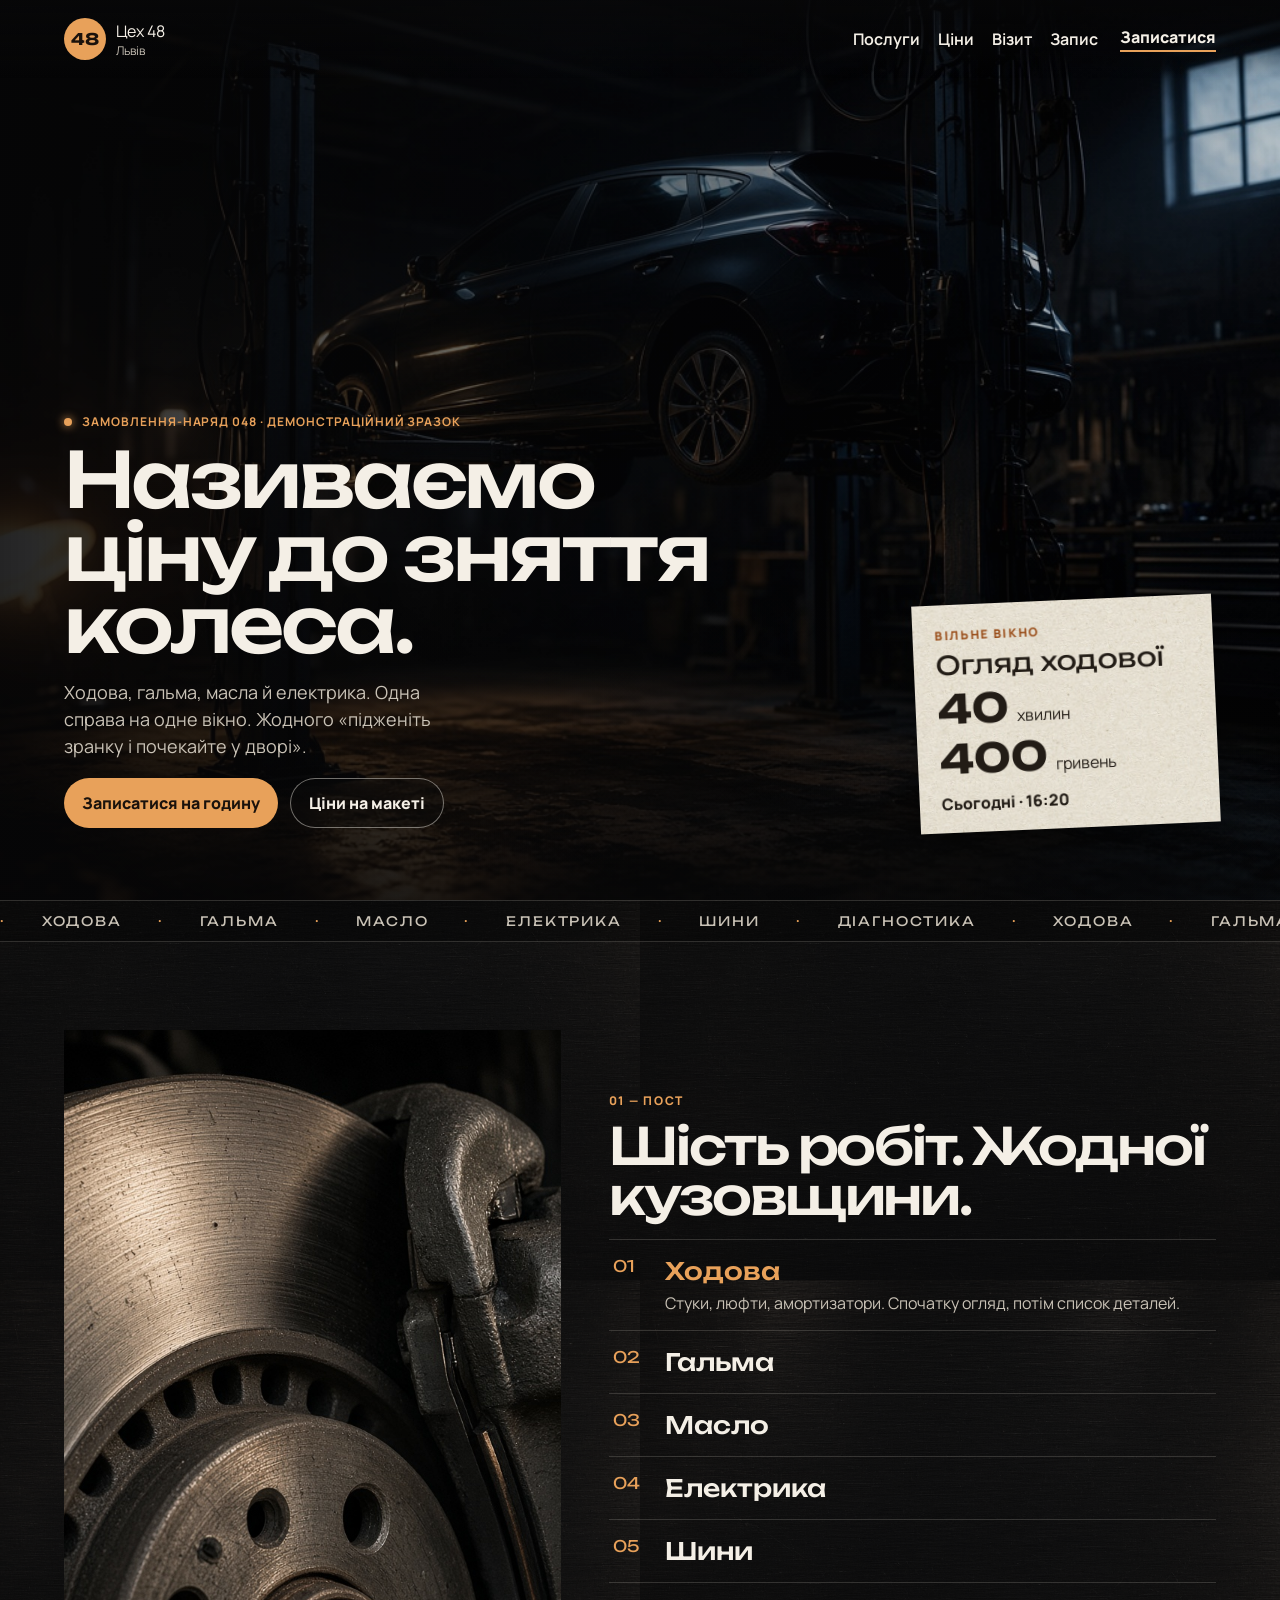
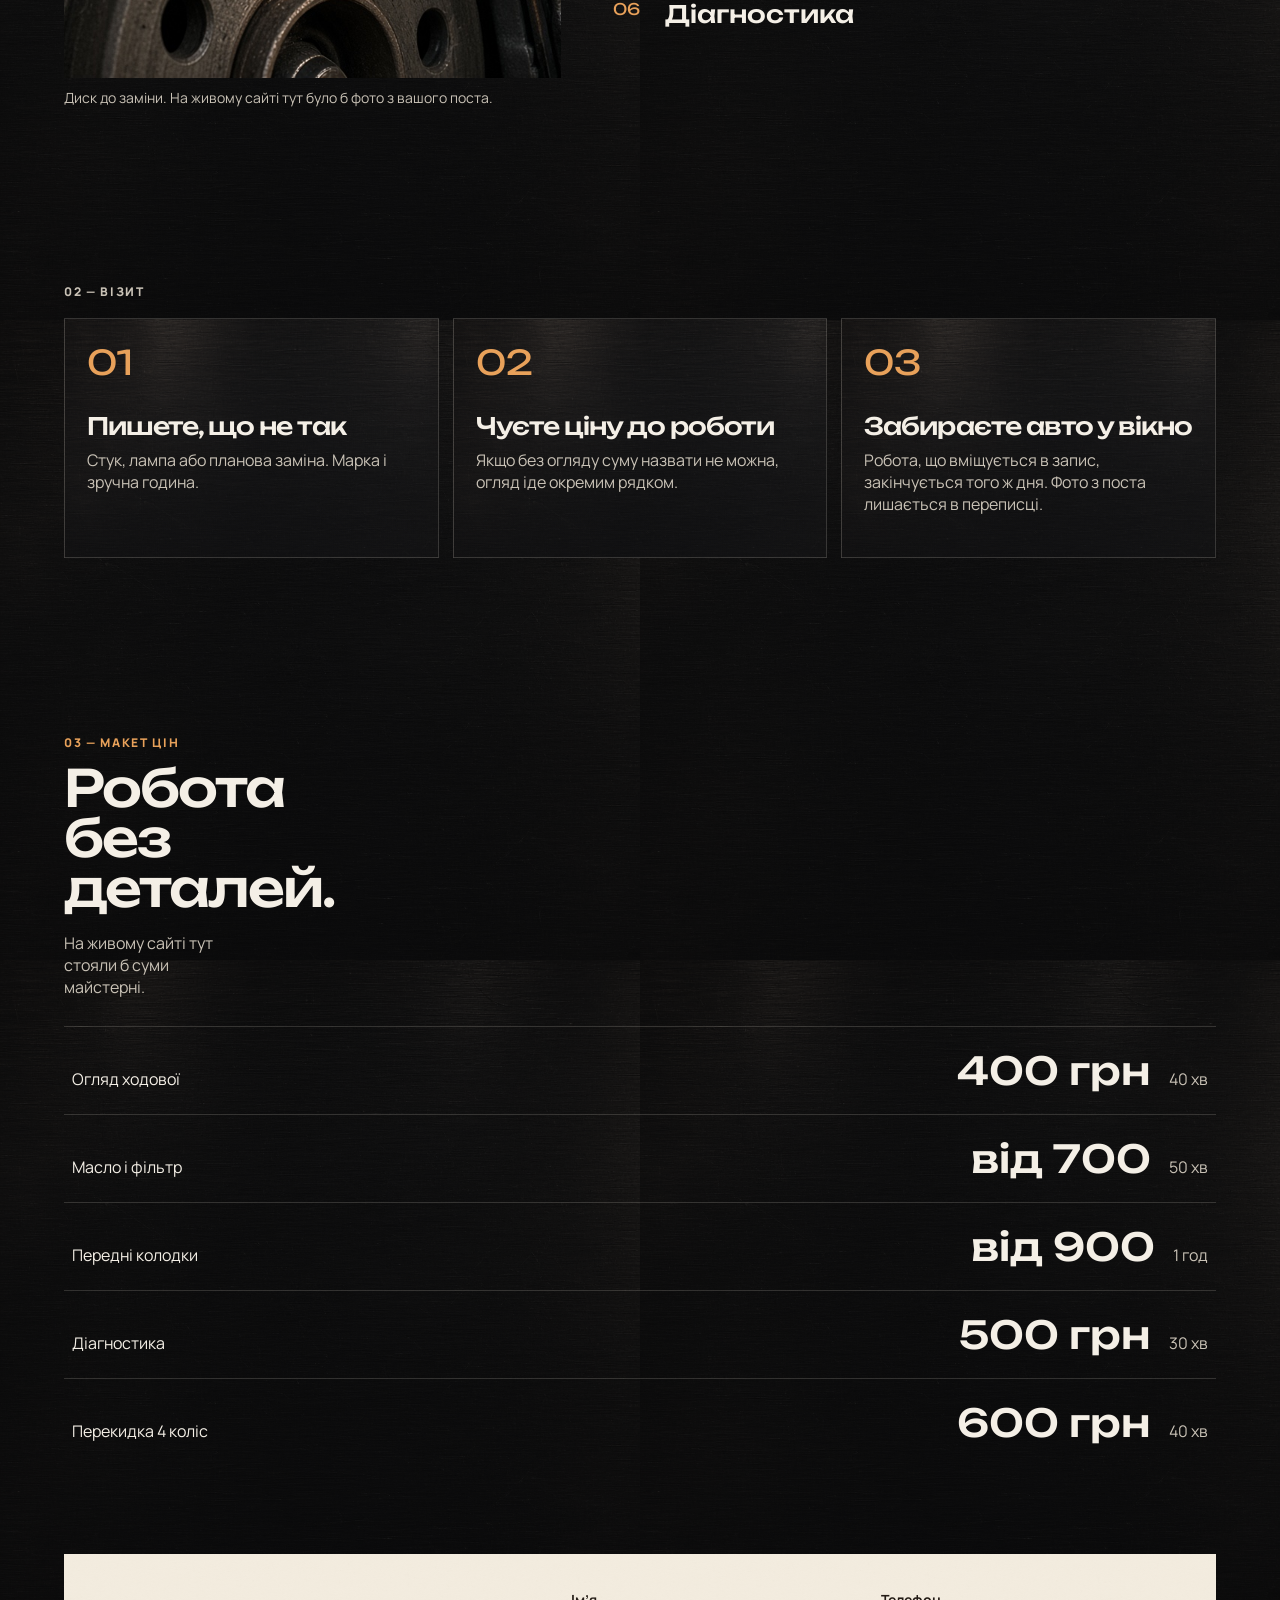
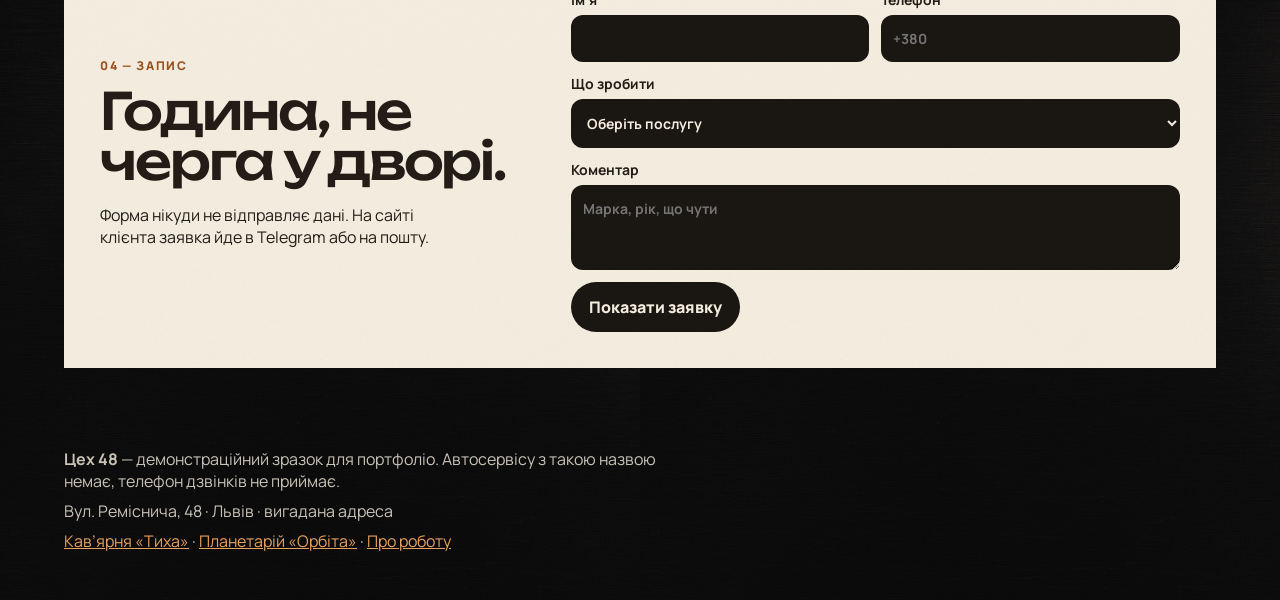
<file: index.html>
<!DOCTYPE html>
<html lang="uk">
<head>
  <meta charset="utf-8">
  <meta name="viewport" content="width=device-width, initial-scale=1">
  <title>Цех 48 — демонстраційний сайт автосервісу</title>
  <meta name="description" content="Демонстраційний лендінг автосервісу Цех 48: послуги, ціни до початку роботи і форма запису. Зразок для портфоліо.">
  <link rel="preconnect" href="https://fonts.googleapis.com">
  <link rel="preconnect" href="https://fonts.gstatic.com" crossorigin>
  <link href="https://fonts.googleapis.com/css2?family=Manrope:wght@400;500;600;700&family=Unbounded:wght@500;700&display=swap" rel="stylesheet">
  <link rel="stylesheet" href="styles.css">
</head>
<body>
  <div class="progress" aria-hidden="true"></div>
  <a class="skip" href="#zapis">До запису</a>

  <header class="top">
    <a class="brand" href="#top">
      <span class="brand-mark">48</span>
      <span>Цех 48<small>Львів</small></span>
    </a>
    <nav class="nav" id="nav">
      <a href="#poslugy">Послуги</a>
      <a href="#ciny">Ціни</a>
      <a href="#yak">Візит</a>
      <a href="#zapis">Запис</a>
    </nav>
    <a class="book-link" href="#zapis">Записатися</a>
    <button class="menu" type="button" aria-expanded="false" aria-controls="nav">Меню</button>
  </header>

  <main id="top">
    <section class="hero">
      <div class="hero-photo" aria-hidden="true"></div>
      <div class="hero-shade" aria-hidden="true"></div>
      <div class="hero-copy">
        <p class="kicker"><span class="live"></span> Замовлення-наряд 048 · демонстраційний зразок</p>
        <h1>Називаємо ціну до зняття колеса.</h1>
        <p class="lead">Ходова, гальма, масла й електрика. Одна справа на одне вікно. Жодного «підженіть зранку і почекайте у дворі».</p>
        <div class="hero-actions">
          <a class="btn" href="#zapis">Записатися на годину</a>
          <a class="btn btn-line" href="#ciny">Ціни на макеті</a>
        </div>
      </div>
      <aside class="ticket">
        <p class="ticket-k">Вільне вікно</p>
        <p class="ticket-t">Огляд ходової</p>
        <p class="ticket-n"><b data-count="40">0</b><span>хвилин</span></p>
        <p class="ticket-p"><b data-count="400">0</b><span>гривень</span></p>
        <p class="ticket-time">Сьогодні · 16:20</p>
      </aside>
    </section>

    <div class="marquee" aria-hidden="true">
      <div class="marquee-track">
        <span>Ходова</span><span>Гальма</span><span>Масло</span><span>Електрика</span><span>Шини</span><span>Діагностика</span>
        <span>Ходова</span><span>Гальма</span><span>Масло</span><span>Електрика</span><span>Шини</span><span>Діагностика</span>
      </div>
    </div>

    <section id="poslugy" class="stage reveal">
      <figure class="stage-photo">
        <img src="assets/brake-detail.jpg" alt="Гальмівний диск крупним планом, світло майстерні">
        <figcaption>Диск до заміни. На живому сайті тут було б фото з вашого поста.</figcaption>
      </figure>
      <div>
        <p class="eyebrow">01 — Пост</p>
        <h2>Шість робіт. Жодної кузовщини.</h2>
        <div class="stage-list">
          <button class="svc is-on" type="button">
            <span>01</span>
            <strong>Ходова</strong>
            <em>Стуки, люфти, амортизатори. Спочатку огляд, потім список деталей.</em>
          </button>
          <button class="svc" type="button">
            <span>02</span>
            <strong>Гальма</strong>
            <em>Колодки, диски, рідина. Перед заміною показуємо, що саме зношене.</em>
          </button>
          <button class="svc" type="button">
            <span>03</span>
            <strong>Масло</strong>
            <em>Двигун, повітря, салон. Своє масло або з полиці майстерні.</em>
          </button>
          <button class="svc" type="button">
            <span>04</span>
            <strong>Електрика</strong>
            <em>Акумулятор, генератор, лампи. Без «поїздіть ще тиждень».</em>
          </button>
          <button class="svc" type="button">
            <span>05</span>
            <strong>Шини</strong>
            <em>Сезон, баланс, прокол. Окрема черга, не слюсарний пост.</em>
          </button>
          <button class="svc" type="button">
            <span>06</span>
            <strong>Діагностика</strong>
            <em>Помилки людською мовою, не роздрук на три сторінки.</em>
          </button>
        </div>
      </div>
    </section>

    <section id="yak" class="visit reveal">
      <p class="eyebrow">02 — Візит</p>
      <ol>
        <li>
          <span>01</span>
          <h3>Пишете, що не так</h3>
          <p>Стук, лампа або планова заміна. Марка і зручна година.</p>
        </li>
        <li>
          <span>02</span>
          <h3>Чуєте ціну до роботи</h3>
          <p>Якщо без огляду суму назвати не можна, огляд іде окремим рядком.</p>
        </li>
        <li>
          <span>03</span>
          <h3>Забираєте авто у вікно</h3>
          <p>Робота, що вміщується в запис, закінчується того ж дня. Фото з поста лишається в переписці.</p>
        </li>
      </ol>
    </section>

    <section id="ciny" class="prices reveal">
      <div class="prices-head">
        <p class="eyebrow">03 — Макет цін</p>
        <h2>Робота без деталей.</h2>
        <p>На живому сайті тут стояли б суми майстерні.</p>
      </div>
      <ul>
        <li><span>Огляд ходової</span><b>400 грн</b><i>40 хв</i></li>
        <li><span>Масло і фільтр</span><b>від 700</b><i>50 хв</i></li>
        <li><span>Передні колодки</span><b>від 900</b><i>1 год</i></li>
        <li><span>Діагностика</span><b>500 грн</b><i>30 хв</i></li>
        <li><span>Перекидка 4 коліс</span><b>600 грн</b><i>40 хв</i></li>
      </ul>
    </section>

    <section id="zapis" class="book reveal">
      <div class="book-copy">
        <p class="eyebrow">04 — Запис</p>
        <h2>Година, не черга у дворі.</h2>
        <p>Форма нікуди не відправляє дані. На сайті клієнта заявка йде в Telegram або на пошту.</p>
      </div>
      <form id="form" novalidate>
        <label>Ім’я<input name="name" autocomplete="name" required maxlength="80"></label>
        <label>Телефон<input name="phone" type="tel" autocomplete="tel" required placeholder="+380"></label>
        <label class="full">Що зробити
          <select name="job" required>
            <option value="">Оберіть послугу</option>
            <option>Огляд ходової</option>
            <option>Гальма</option>
            <option>Масло і фільтри</option>
            <option>Електрика</option>
            <option>Шиномонтаж</option>
            <option>Діагностика</option>
          </select>
        </label>
        <label class="full">Коментар<textarea name="note" rows="3" maxlength="400" placeholder="Марка, рік, що чути"></textarea></label>
        <button class="btn" type="submit">Показати заявку</button>
        <p class="form-status" role="status" hidden></p>
      </form>
    </section>
  </main>

  <footer>
    <p><strong>Цех 48</strong> — демонстраційний зразок для портфоліо. Автосервісу з такою назвою немає, телефон дзвінків не приймає.</p>
    <p>Вул. Реміснича, 48 · Львів · вигадана адреса</p>
    <p><a href="kaviarnya/">Кав’ярня «Тиха»</a> · <a href="orbita/">Планетарій «Орбіта»</a> · <a href="pro/">Про роботу</a></p>
  </footer>
  <script src="main.js"></script>
</body>
</html>
</file>
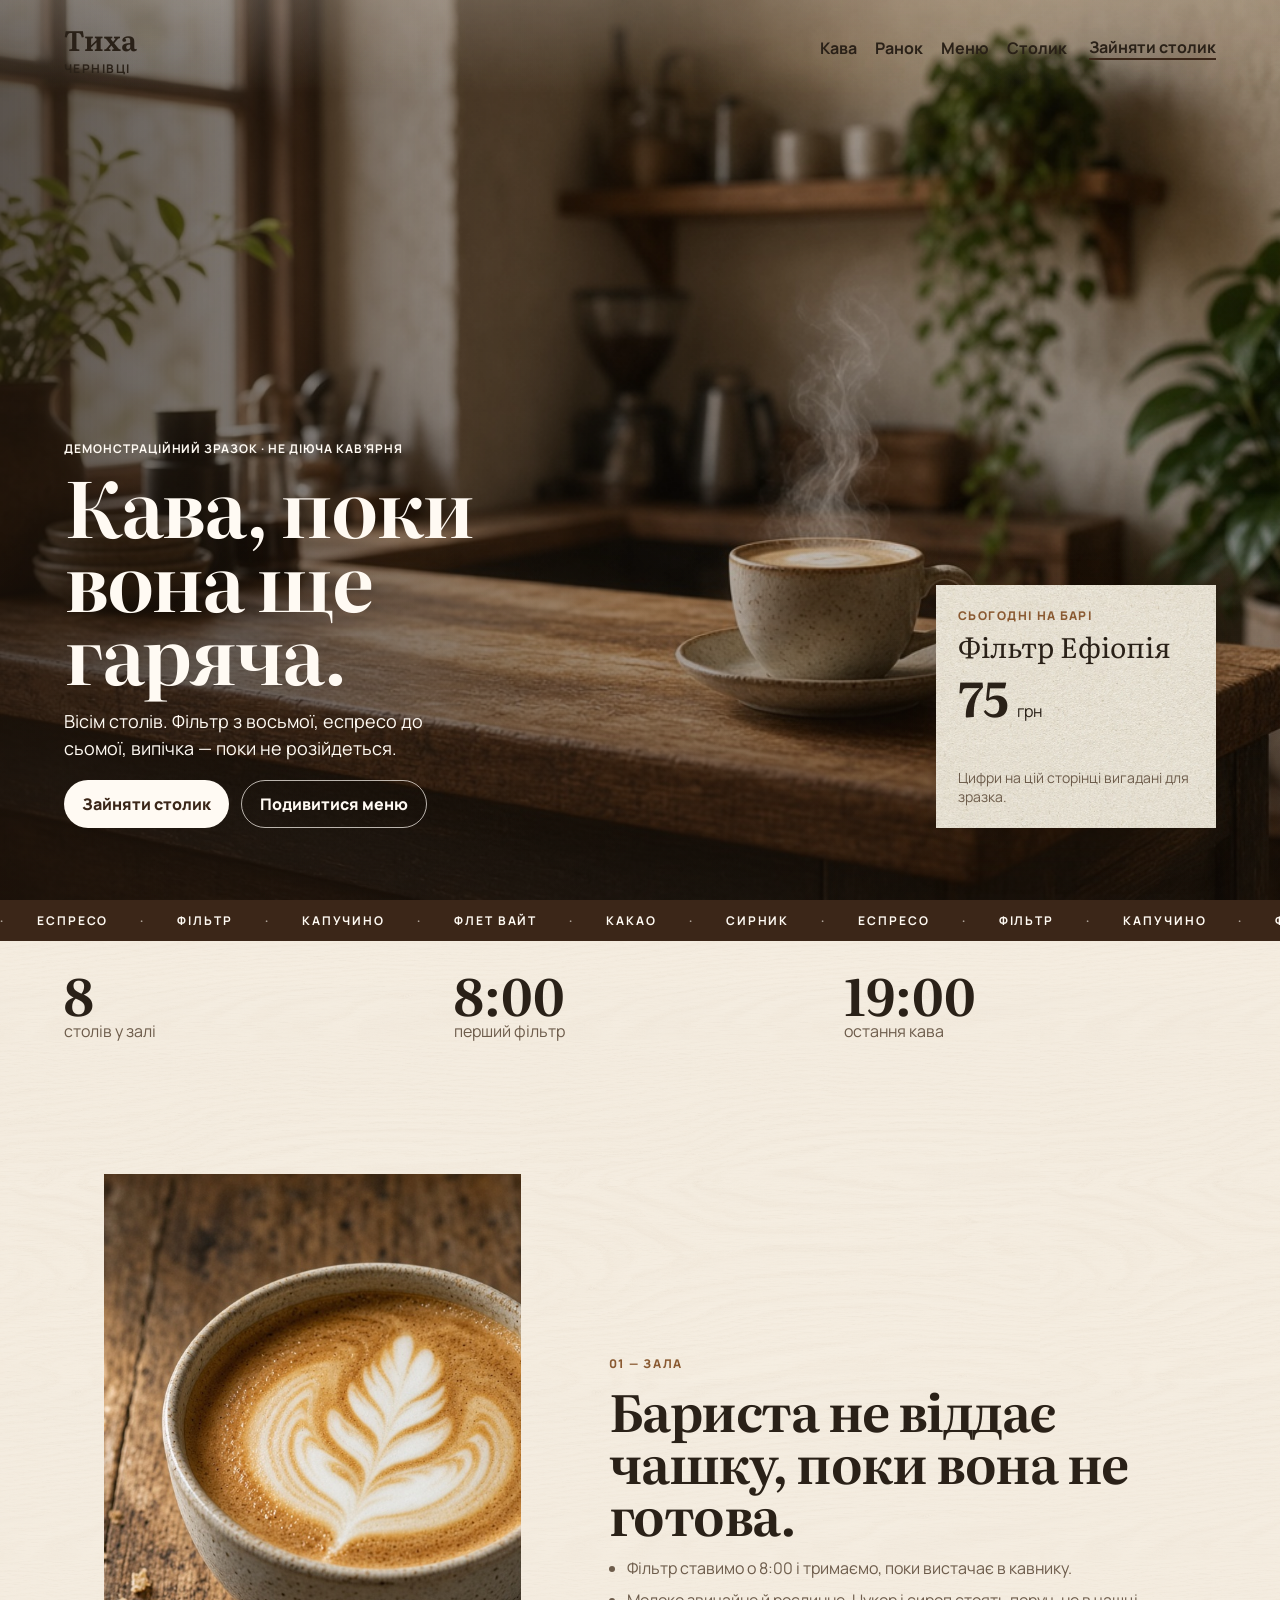
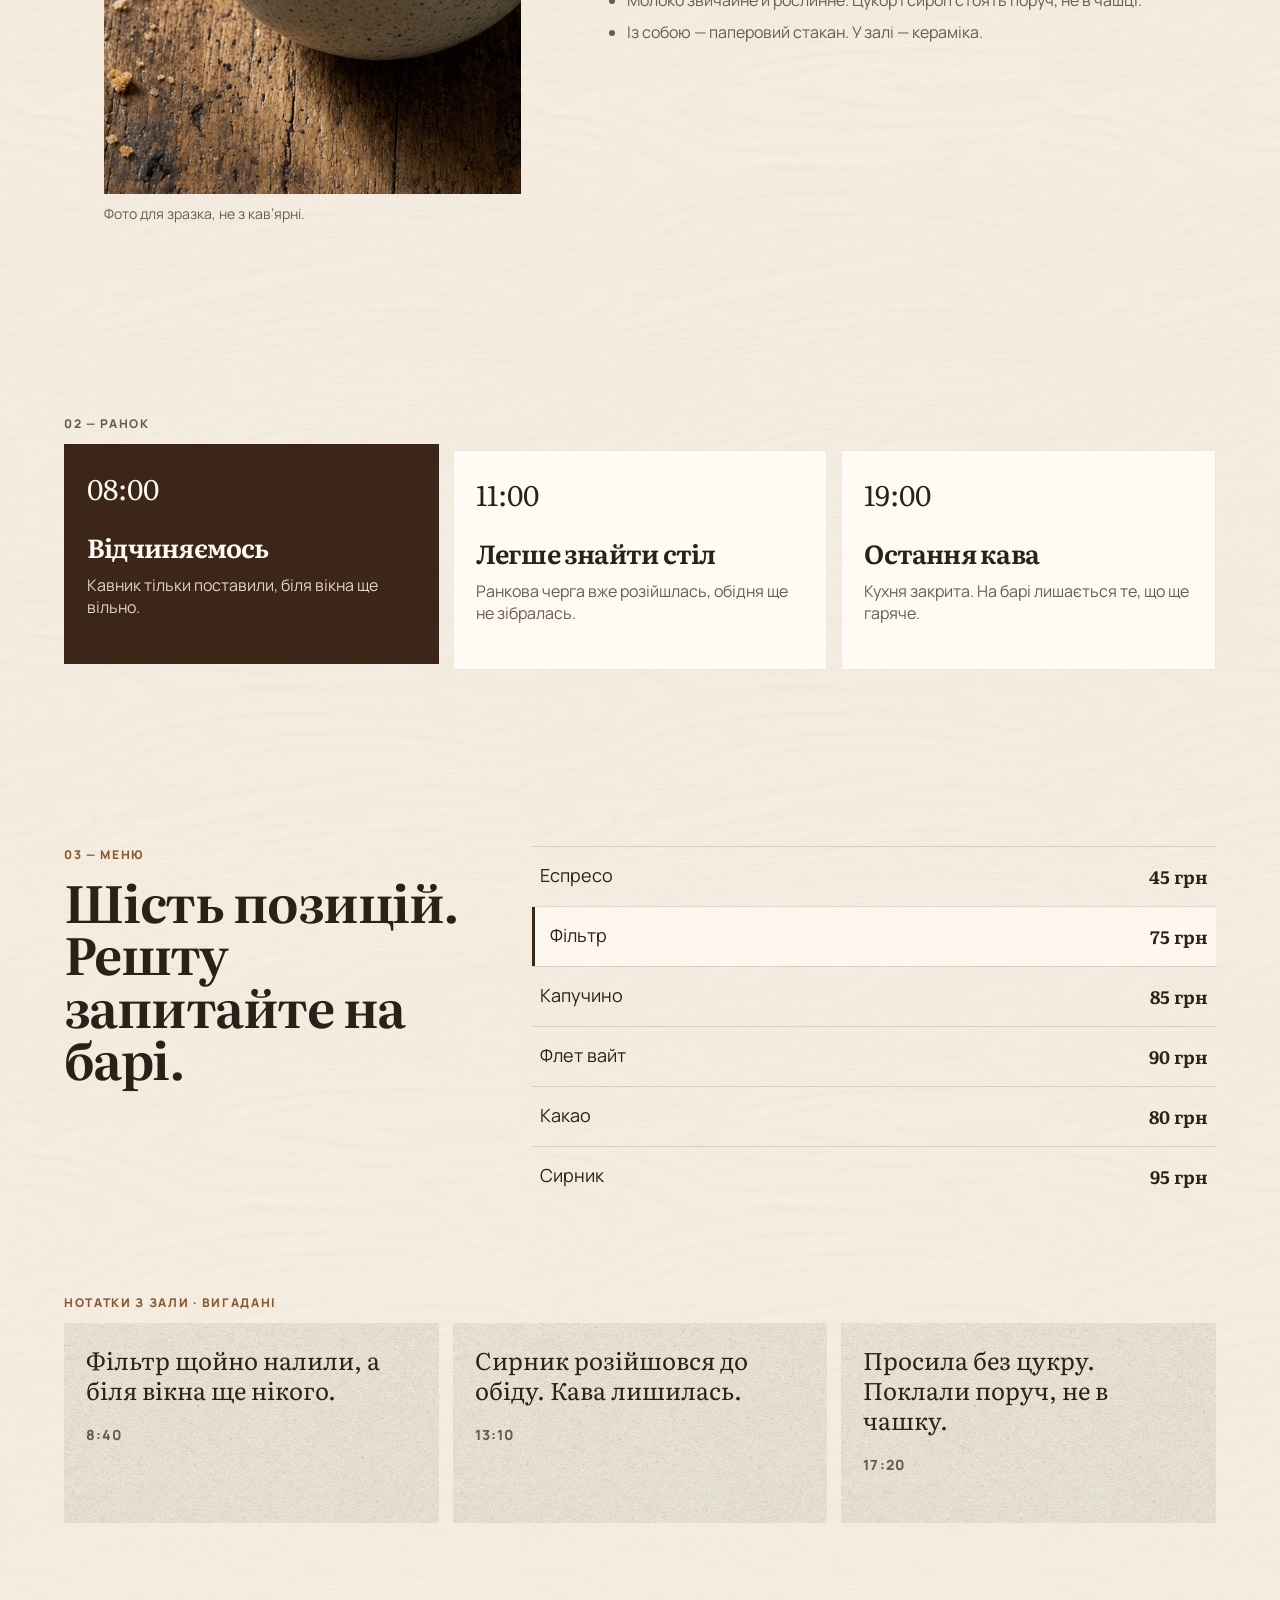
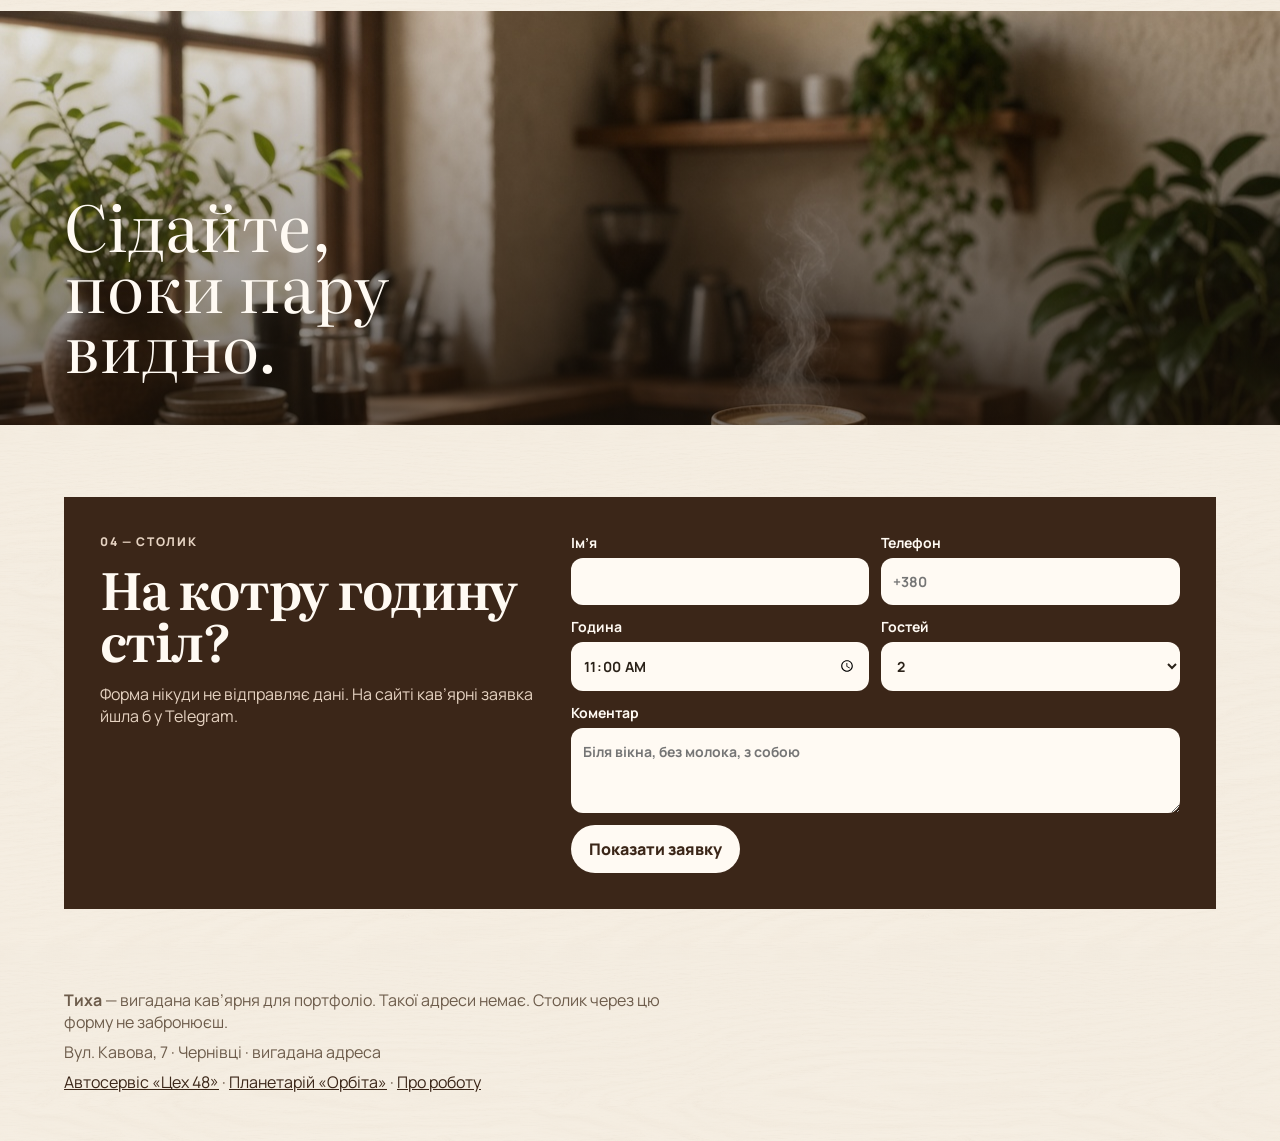
<file: kaviarnya/index.html>
<!DOCTYPE html>
<html lang="uk">
<head>
  <meta charset="utf-8">
  <meta name="viewport" content="width=device-width, initial-scale=1">
  <title>Тиха — демонстраційний сайт кав’ярні</title>
  <meta name="description" content="Демонстраційний лендінг кав’ярні Тиха: меню, ранкове вікно і форма столика. Зразок для портфоліо.">
  <link rel="preconnect" href="https://fonts.googleapis.com">
  <link rel="preconnect" href="https://fonts.gstatic.com" crossorigin>
  <link href="https://fonts.googleapis.com/css2?family=Literata:opsz,wght@7..72,500;7..72,650&family=Manrope:wght@400;500;600;700&display=swap" rel="stylesheet">
  <link rel="stylesheet" href="styles.css">
</head>
<body>
  <div class="progress" aria-hidden="true"></div>
  <a class="skip" href="#stolik">До столика</a>
  <header class="top">
    <a class="brand" href="#top">Тиха<small>Чернівці</small></a>
    <nav class="nav" id="nav">
      <a href="#kava">Кава</a>
      <a href="#ranok">Ранок</a>
      <a href="#menu">Меню</a>
      <a href="#stolik">Столик</a>
    </nav>
    <a class="book-link" href="#stolik">Зайняти столик</a>
    <button class="menu" type="button" aria-expanded="false" aria-controls="nav">Меню</button>
  </header>

  <main id="top">
    <section class="hero">
      <div class="hero-photo" aria-hidden="true"></div>
      <div class="hero-shade" aria-hidden="true"></div>
      <div class="hero-copy">
        <p class="kicker">Демонстраційний зразок · не діюча кав’ярня</p>
        <h1>Кава, поки вона ще гаряча.</h1>
        <p class="lead">Вісім столів. Фільтр з восьмої, еспресо до сьомої, випічка — поки не розійдеться.</p>
        <div class="hero-actions">
          <a class="btn" href="#stolik">Зайняти столик</a>
          <a class="btn btn-line" href="#menu">Подивитися меню</a>
        </div>
      </div>
      <aside class="card">
        <p class="card-k">Сьогодні на барі</p>
        <div class="card-swap">
          <p class="is-on"><span class="card-t">Фільтр Ефіопія</span><span class="card-p"><b>75</b><span>грн</span></span></p>
          <p><span class="card-t">Капучино</span><span class="card-p"><b>85</b><span>грн</span></span></p>
          <p><span class="card-t">Флет вайт</span><span class="card-p"><b>90</b><span>грн</span></span></p>
        </div>
        <p class="card-note">Цифри на цій сторінці вигадані для зразка.</p>
      </aside>
    </section>

    <div class="marquee" aria-hidden="true">
      <div class="marquee-track">
        <span>Еспресо</span><span>Фільтр</span><span>Капучино</span><span>Флет вайт</span><span>Какао</span><span>Сирник</span>
        <span>Еспресо</span><span>Фільтр</span><span>Капучино</span><span>Флет вайт</span><span>Какао</span><span>Сирник</span>
      </div>
    </div>

    <section class="facts" aria-label="Коротко про залу">
      <p><b>8</b><span>столів у залі</span></p>
      <p><b>8:00</b><span>перший фільтр</span></p>
      <p><b>19:00</b><span>остання кава</span></p>
    </section>

    <section id="kava" class="split reveal">
      <figure>
        <img src="../assets/cafe-cup.jpg" alt="Капучино в керамічній чашці на дерев’яному столі">
        <figcaption>Фото для зразка, не з кав’ярні.</figcaption>
      </figure>
      <div>
        <p class="eyebrow">01 — Зала</p>
        <h2>Бариста не віддає чашку, поки вона не готова.</h2>
        <ul class="points">
          <li>Фільтр ставимо о 8:00 і тримаємо, поки вистачає в кавнику.</li>
          <li>Молоко звичайне й рослинне. Цукор і сироп стоять поруч, не в чашці.</li>
          <li>Із собою — паперовий стакан. У залі — кераміка.</li>
        </ul>
      </div>
    </section>

    <section id="ranok" class="hours reveal">
      <p class="eyebrow">02 — Ранок</p>
      <ol>
        <li class="is-on"><span>08:00</span><h3>Відчиняємось</h3><p>Кавник тільки поставили, біля вікна ще вільно.</p></li>
        <li><span>11:00</span><h3>Легше знайти стіл</h3><p>Ранкова черга вже розійшлась, обідня ще не зібралась.</p></li>
        <li><span>19:00</span><h3>Остання кава</h3><p>Кухня закрита. На барі лишається те, що ще гаряче.</p></li>
      </ol>
    </section>

    <section id="menu" class="menu-list reveal">
      <div>
        <p class="eyebrow">03 — Меню</p>
        <h2>Шість позицій. Решту запитайте на барі.</h2>
      </div>
      <ul id="drinks">
        <li class="is-on"><span>Еспресо</span><b>45 грн</b></li>
        <li><span>Фільтр</span><b>75 грн</b></li>
        <li><span>Капучино</span><b>85 грн</b></li>
        <li><span>Флет вайт</span><b>90 грн</b></li>
        <li><span>Какао</span><b>80 грн</b></li>
        <li><span>Сирник</span><b>95 грн</b></li>
      </ul>
    </section>

    <section class="voices reveal" aria-label="Вигадані нотатки з зали">
      <p class="eyebrow">Нотатки з зали · вигадані</p>
      <div>
        <blockquote>
          <p>Фільтр щойно налили, а біля вікна ще нікого.</p>
          <cite>8:40</cite>
        </blockquote>
        <blockquote>
          <p>Сирник розійшовся до обіду. Кава лишилась.</p>
          <cite>13:10</cite>
        </blockquote>
        <blockquote>
          <p>Просила без цукру. Поклали поруч, не в чашку.</p>
          <cite>17:20</cite>
        </blockquote>
      </div>
    </section>

    <section class="window">
      <p>Сідайте, поки пару видно.</p>
    </section>

    <section id="stolik" class="book reveal">
      <div>
        <p class="eyebrow light">04 — Столик</p>
        <h2>На котру годину стіл?</h2>
        <p>Форма нікуди не відправляє дані. На сайті кав’ярні заявка йшла б у Telegram.</p>
      </div>
      <form id="form" novalidate>
        <label>Ім’я<input name="name" autocomplete="name" required maxlength="80"></label>
        <label>Телефон<input name="phone" type="tel" autocomplete="tel" required placeholder="+380"></label>
        <label>Година<input name="time" type="time" required value="11:00"></label>
        <label>Гостей
          <select name="guests" required>
            <option>1</option>
            <option selected>2</option>
            <option>3</option>
            <option>4</option>
          </select>
        </label>
        <label class="full">Коментар<textarea name="note" rows="3" maxlength="300" placeholder="Біля вікна, без молока, з собою"></textarea></label>
        <button class="btn" type="submit">Показати заявку</button>
        <p class="form-status" role="status" hidden></p>
      </form>
    </section>
  </main>

  <footer>
    <p><strong>Тиха</strong> — вигадана кав’ярня для портфоліо. Такої адреси немає. Столик через цю форму не забронюєш.</p>
    <p>Вул. Кавова, 7 · Чернівці · вигадана адреса</p>
    <p><a href="../">Автосервіс «Цех 48»</a> · <a href="../orbita/">Планетарій «Орбіта»</a> · <a href="../pro/">Про роботу</a></p>
  </footer>
  <script src="main.js"></script>
</body>
</html>
</file>
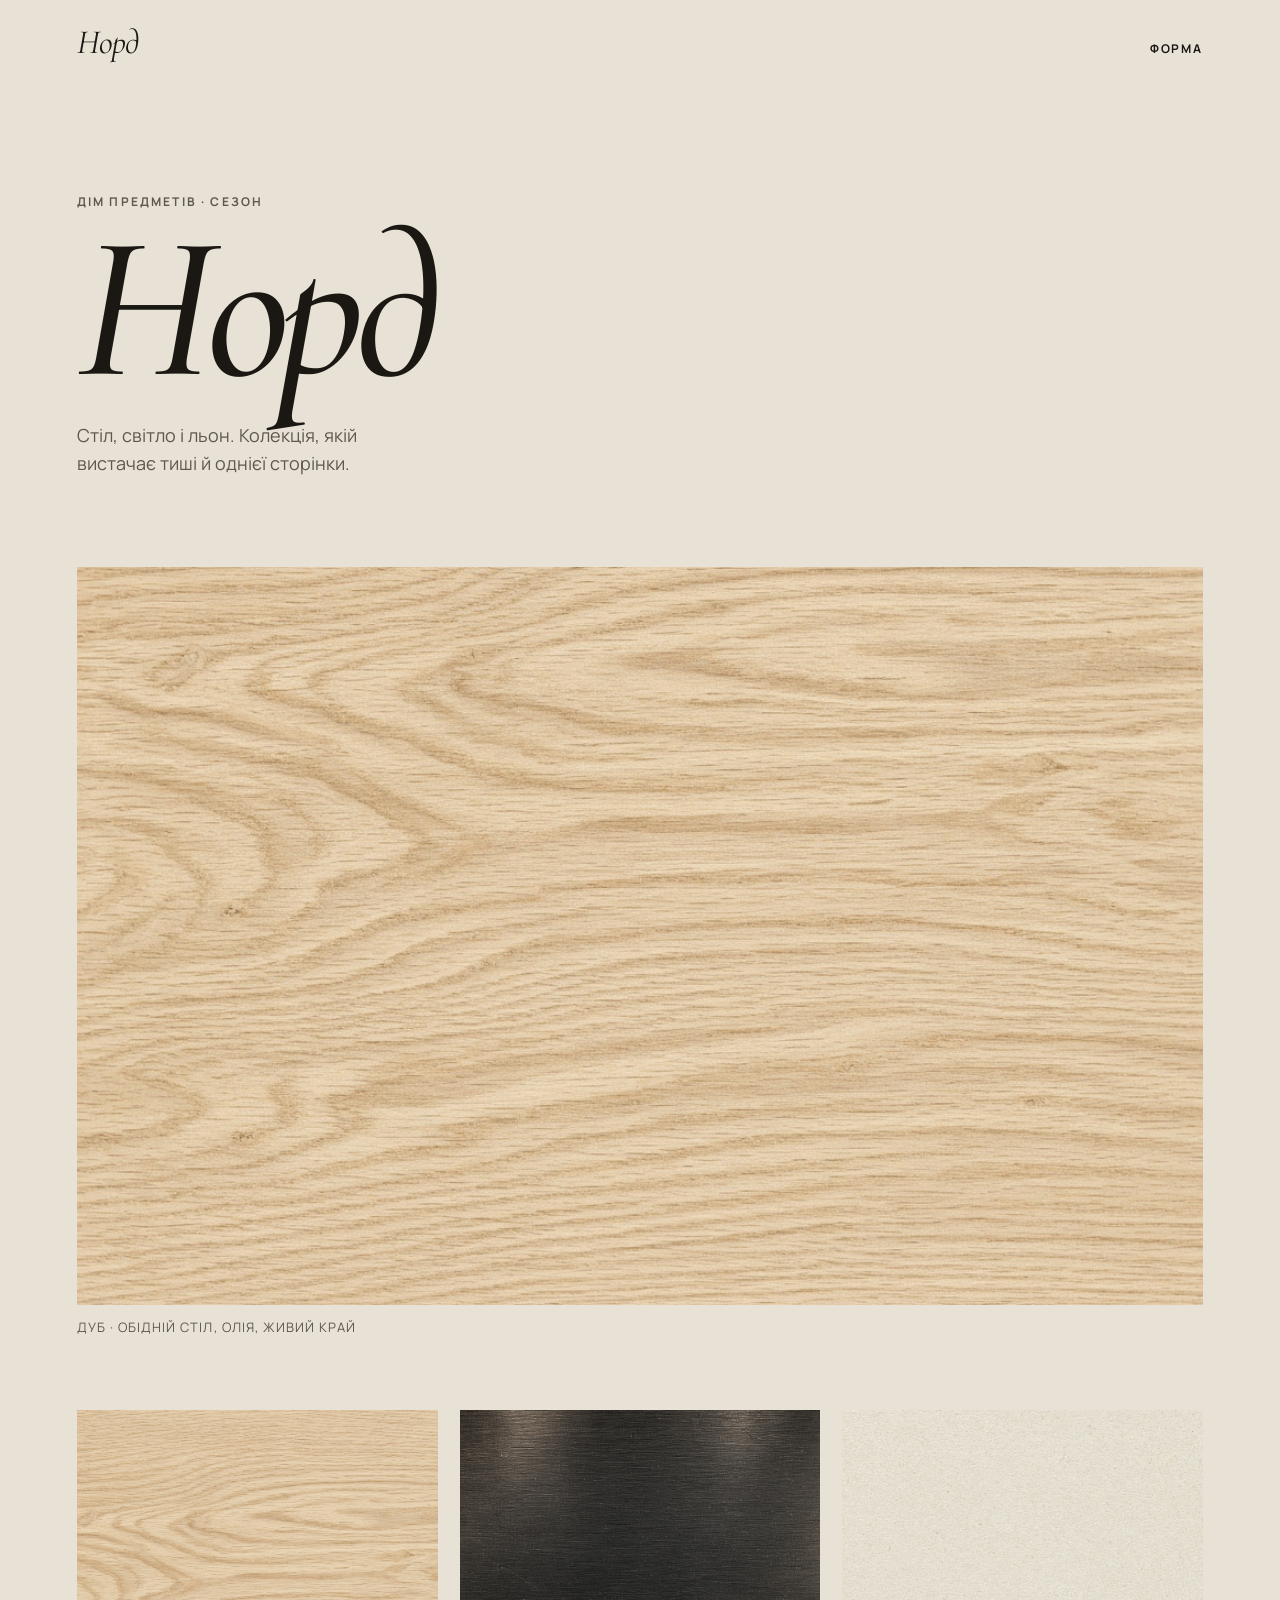
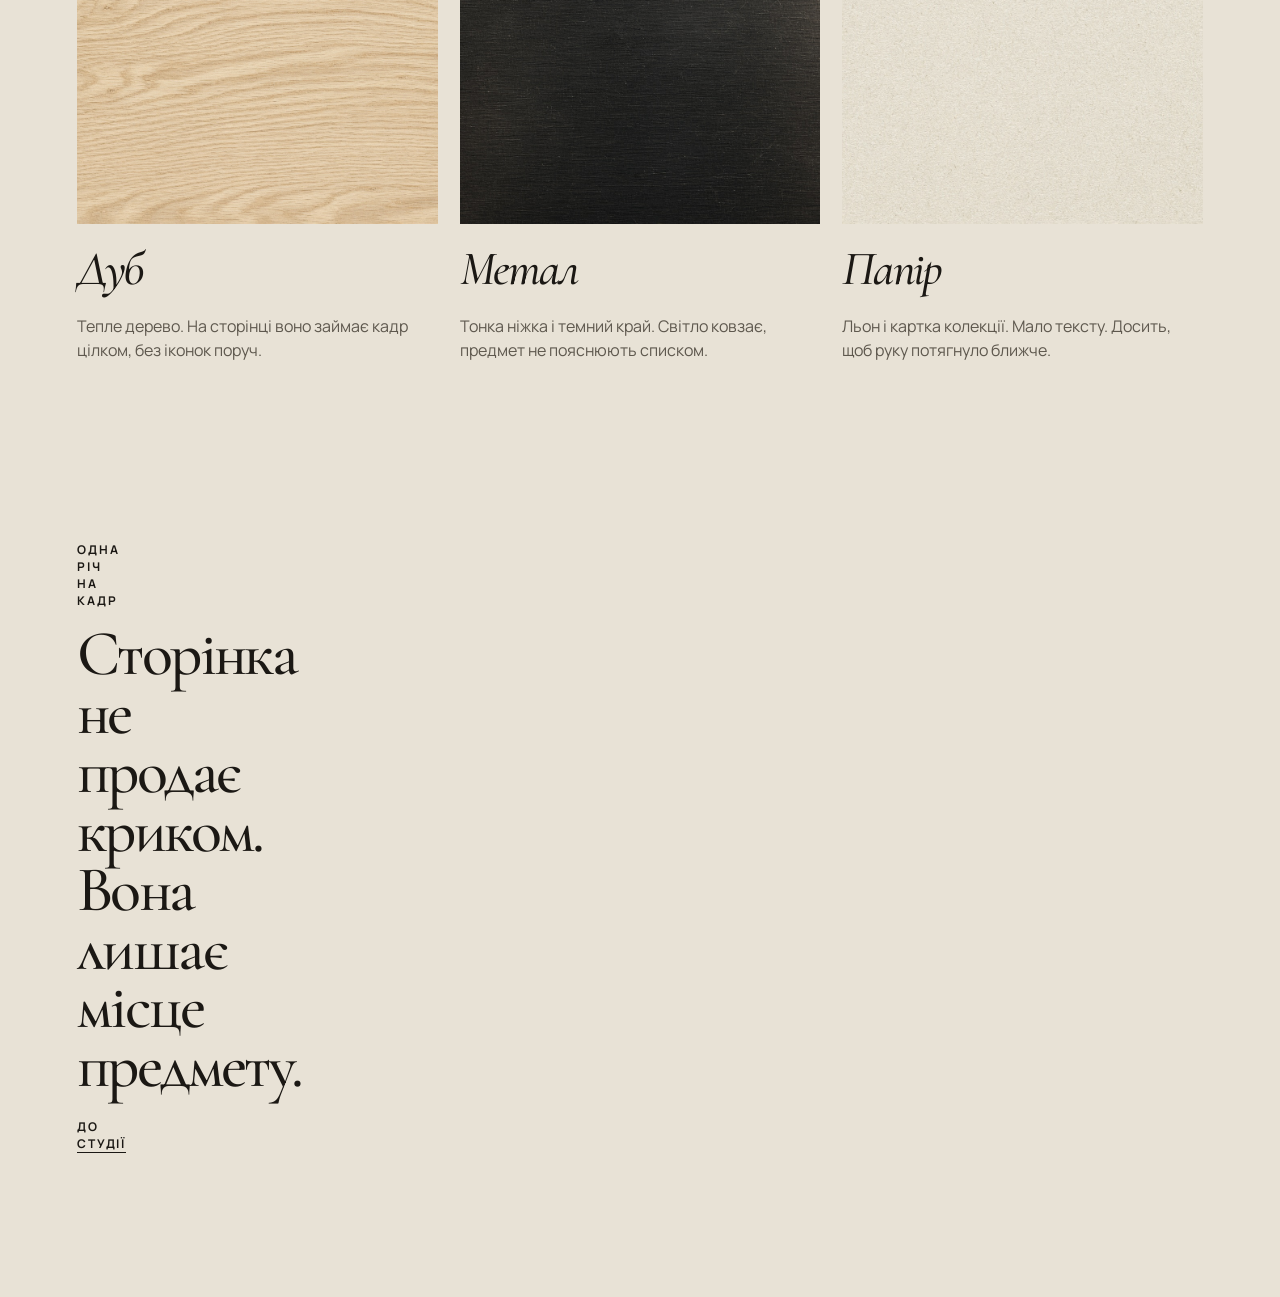
<file: nord/index.html>
<!DOCTYPE html>
<html lang="uk">
<head>
  <meta charset="utf-8">
  <meta name="viewport" content="width=device-width, initial-scale=1">
  <title>Норд — дім предметів</title>
  <meta name="description" content="Норд: сезонна сторінка дому предметів. Дуб, метал і папір.">
  <link rel="preconnect" href="https://fonts.googleapis.com">
  <link rel="preconnect" href="https://fonts.gstatic.com" crossorigin>
  <link href="https://fonts.googleapis.com/css2?family=Cormorant+Garamond:ital,wght@0,500;0,600;1,500&family=Manrope:wght@400;500;600&display=swap" rel="stylesheet">
  <link rel="stylesheet" href="styles.css">
</head>
<body>
  <header>
    <a class="mark" href="#top">Норд</a>
    <a href="../pro/">Форма</a>
  </header>
  <main id="top">
    <section class="open">
      <p>Дім предметів · сезон</p>
      <h1>Норд</h1>
      <p class="lead">Стіл, світло і льон. Колекція, якій вистачає тиші й однієї сторінки.</p>
    </section>
    <figure class="plate">
      <img src="../assets/oak-wood.jpg" alt="Дубова площина у боковому світлі">
      <figcaption>Дуб · обідній стіл, олія, живий край</figcaption>
    </figure>
    <section class="trio">
      <article>
        <img src="../assets/oak-wood.jpg" alt="">
        <h2>Дуб</h2>
        <p>Тепле дерево. На сторінці воно займає кадр цілком, без іконок поруч.</p>
      </article>
      <article>
        <img src="../assets/steel-dark.jpg" alt="">
        <h2>Метал</h2>
        <p>Тонка ніжка і темний край. Світло ковзає, предмет не пояснюють списком.</p>
      </article>
      <article>
        <img src="../assets/paper-fiber.jpg" alt="">
        <h2>Папір</h2>
        <p>Льон і картка колекції. Мало тексту. Досить, щоб руку потягнуло ближче.</p>
      </article>
    </section>
    <section class="close">
      <p>Одна річ на кадр</p>
      <h2>Сторінка не продає криком. Вона лишає місце предмету.</h2>
      <a href="../pro/">До студії</a>
    </section>
  </main>
</body>
</html>
</file>
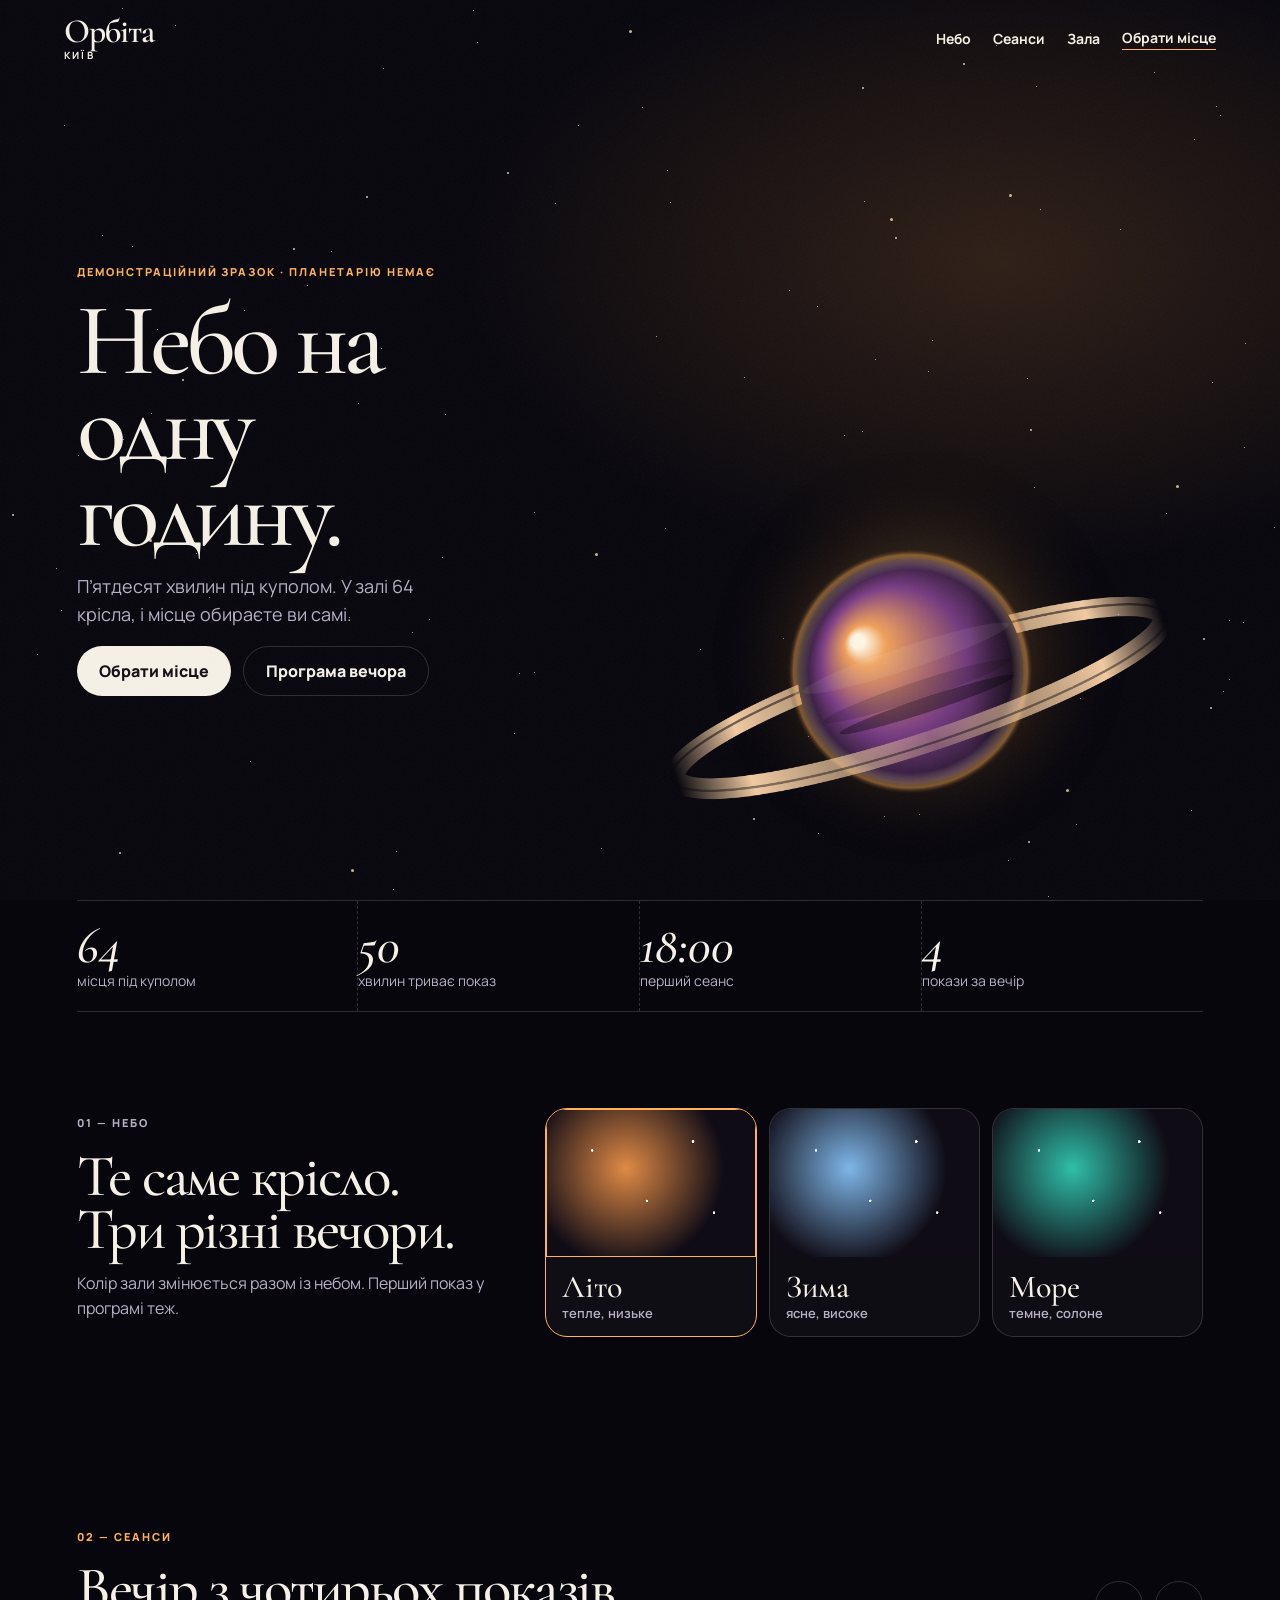
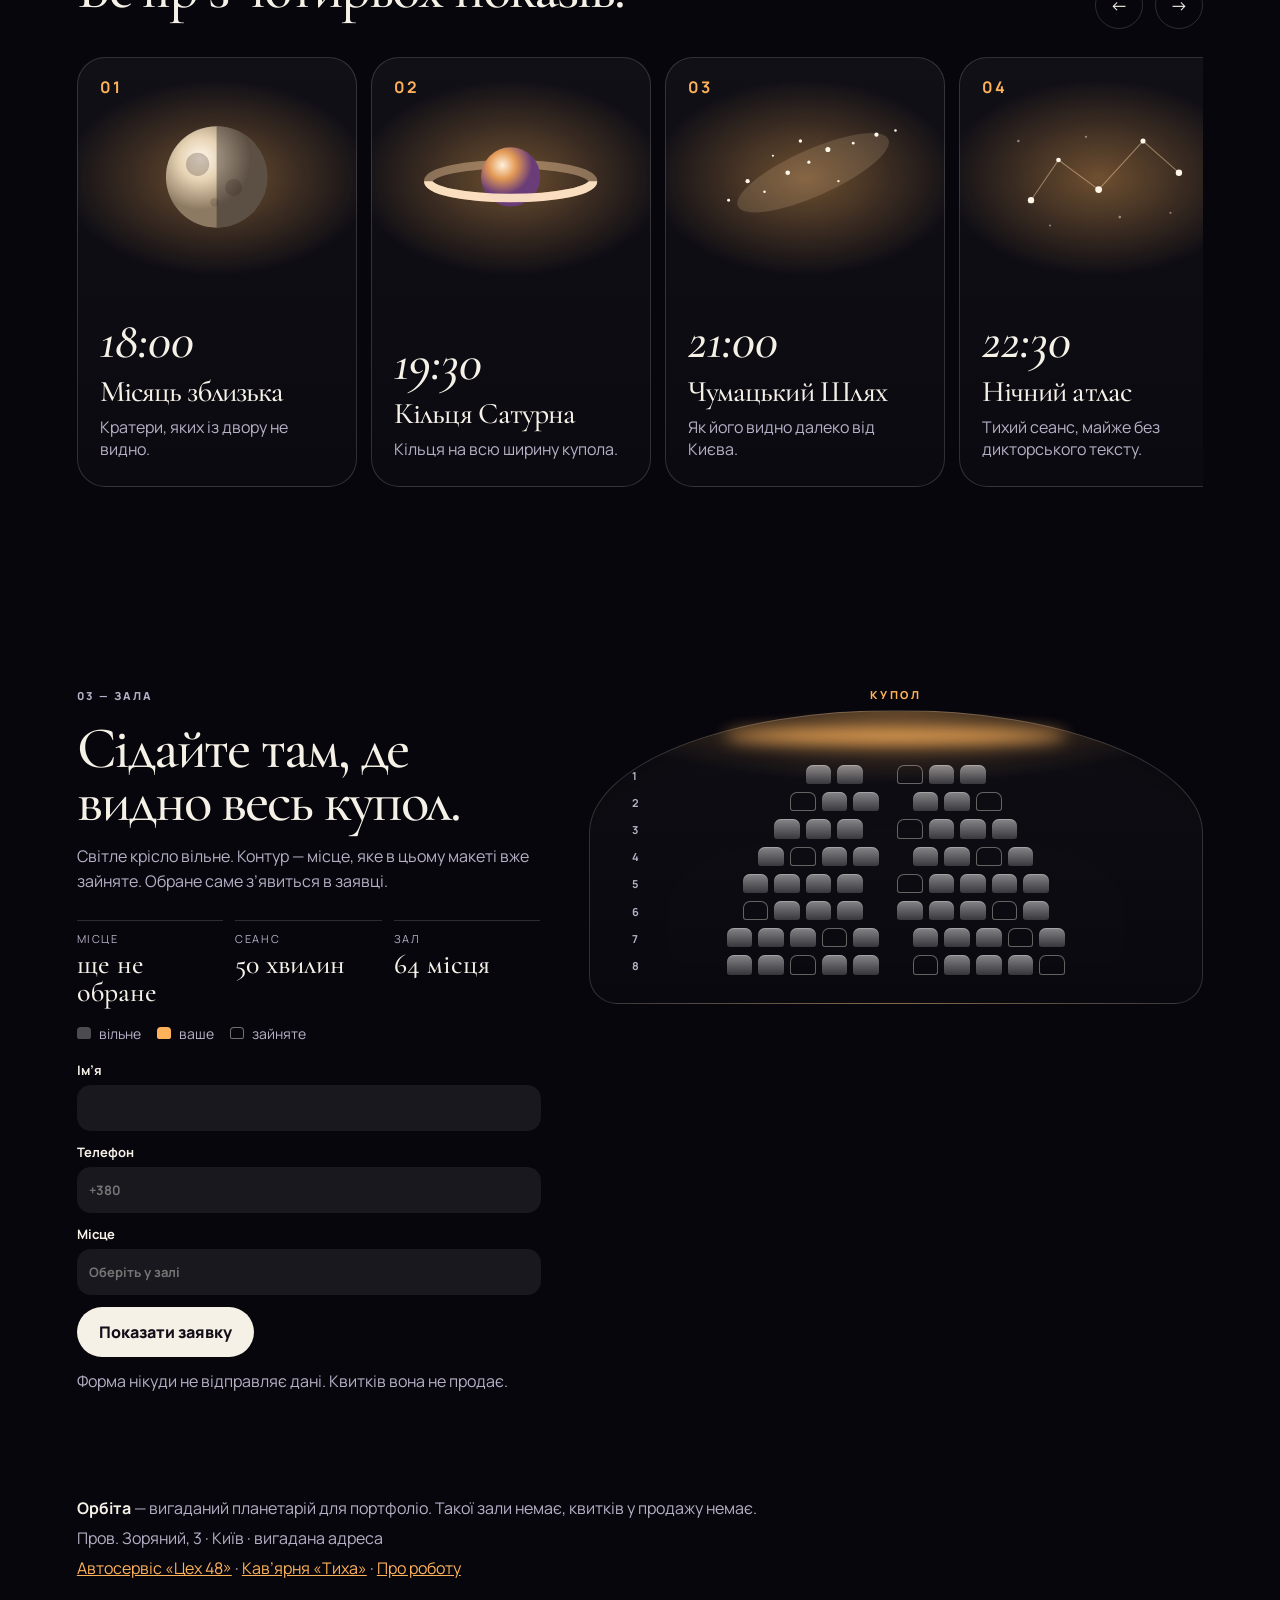
<file: orbita/index.html>
<!DOCTYPE html>
<html lang="uk">
<head>
  <meta charset="utf-8">
  <meta name="viewport" content="width=device-width, initial-scale=1">
  <title>Орбіта — демонстраційний сайт планетарію</title>
  <meta name="description" content="Демонстраційний лендінг планетарію Орбіта: три неба, програма сеансів і вибір місця в залі. Зразок для портфоліо.">
  <link rel="preconnect" href="https://fonts.googleapis.com">
  <link rel="preconnect" href="https://fonts.gstatic.com" crossorigin>
  <link href="https://fonts.googleapis.com/css2?family=Cormorant+Garamond:ital,wght@0,500;0,600;1,500&family=Manrope:wght@400;500;600;700;800&display=swap" rel="stylesheet">
  <link rel="stylesheet" href="styles.css">
</head>
<body data-sky="lito">
  <div class="progress" aria-hidden="true"></div>
  <a class="skip" href="#zala">До зали</a>
  <header class="top">
    <a class="brand" href="#top">Орбіта<small>Київ</small></a>
    <nav class="nav" id="nav">
      <a href="#nebo">Небо</a>
      <a href="#seansy">Сеанси</a>
      <a href="#zala">Зала</a>
    </nav>
    <a class="book-link" href="#zala">Обрати місце</a>
    <button class="menu" type="button" aria-expanded="false" aria-controls="nav">Меню</button>
  </header>

  <main id="top">
    <section class="hero">
      <div class="stars" aria-hidden="true"></div>
      <div class="orb" aria-hidden="true">
        <canvas id="planet" width="1200" height="820"></canvas>
        <p class="orb-caption" id="orb-caption">Сатурн · літнє небо</p>
      </div>
      <div class="hero-copy">
        <p class="kicker">Демонстраційний зразок · планетарію немає</p>
        <h1>Небо на одну годину.</h1>
        <p class="lead">П’ятдесят хвилин під куполом. У залі 64 крісла, і місце обираєте ви самі.</p>
        <div class="hero-actions">
          <a class="btn" href="#zala">Обрати місце</a>
          <a class="btn btn-line" href="#seansy">Програма вечора</a>
        </div>
      </div>
    </section>

    <section class="ticket" aria-label="Коротко про сеанс">
      <p><b>64</b><span>місця під куполом</span></p>
      <p><b>50</b><span>хвилин триває показ</span></p>
      <p><b>18:00</b><span>перший сеанс</span></p>
      <p><b>4</b><span>покази за вечір</span></p>
    </section>

    <section id="nebo" class="sky">
      <div class="sky-copy">
        <p class="eyebrow">01 — Небо</p>
        <h2>Те саме крісло. Три різні вечори.</h2>
        <p>Колір зали змінюється разом із небом. Перший показ у програмі теж.</p>
      </div>
      <div class="sky-switch" role="group" aria-label="Обрати небо">
        <button type="button" data-sky="lito" aria-pressed="true">
          <span class="sky-preview" aria-hidden="true"></span>
          <span class="sky-name">Літо<small>тепле, низьке</small></span>
        </button>
        <button type="button" data-sky="zyma" aria-pressed="false">
          <span class="sky-preview" aria-hidden="true"></span>
          <span class="sky-name">Зима<small>ясне, високе</small></span>
        </button>
        <button type="button" data-sky="more" aria-pressed="false">
          <span class="sky-preview" aria-hidden="true"></span>
          <span class="sky-name">Море<small>темне, солоне</small></span>
        </button>
      </div>
    </section>

    <section id="seansy" class="shows">
      <div class="shows-head">
        <div>
          <p class="eyebrow">02 — Сеанси</p>
          <h2>Вечір з чотирьох показів.</h2>
        </div>
        <div class="reel-nav">
          <button type="button" data-reel="-1" aria-label="Попередній сеанс">←</button>
          <button type="button" data-reel="1" aria-label="Наступний сеанс">→</button>
        </div>
      </div>
      <div class="reel" id="reel" tabindex="0">
        <article id="first-show">
          <b>01</b>
          <svg data-art="lito" viewBox="0 0 200 150" aria-hidden="true">
            <defs>
              <radialGradient id="moon" cx="34%" cy="32%">
                <stop offset="0%" stop-color="#fff8ee" />
                <stop offset="42%" stop-color="#e7d3b4" />
                <stop offset="100%" stop-color="#8d7a62" />
              </radialGradient>
            </defs>
            <circle cx="100" cy="74" r="48" fill="url(#moon)" />
            <circle cx="82" cy="62" r="11" fill="rgba(70,52,36,.28)" />
            <circle cx="116" cy="84" r="8" fill="rgba(70,52,36,.22)" />
            <circle cx="98" cy="98" r="4" fill="rgba(70,52,36,.2)" />
            <path d="M100 26 A48 48 0 0 1 148 74 A48 48 0 0 1 100 122" fill="rgba(12,10,16,.38)" />
          </svg>
          <svg data-art="zyma" viewBox="0 0 200 150" hidden aria-hidden="true">
            <path d="M24 132 C48 28 62 36 78 132" fill="none" stroke="#9dffc2" stroke-width="10" stroke-linecap="round" opacity=".75" />
            <path d="M64 132 C96 12 128 24 150 132" fill="none" stroke="#e9fff2" stroke-width="16" stroke-linecap="round" opacity=".45" />
            <path d="M132 132 C156 48 176 52 190 132" fill="none" stroke="#5dffa6" stroke-width="8" stroke-linecap="round" opacity=".7" />
          </svg>
          <svg data-art="more" viewBox="0 0 200 150" hidden aria-hidden="true">
            <circle cx="146" cy="42" r="14" fill="#f4fff9" />
            <path d="M0 96 C40 78 70 112 110 96 C150 80 170 112 200 98 V150 H0 Z" fill="rgba(18,90,96,.55)" />
            <path d="M0 102 C36 86 74 116 116 100 C154 86 176 112 200 104" fill="none" stroke="#9ff3e2" stroke-width="1.5" opacity=".8" />
          </svg>
          <p>18:00</p>
          <h3>Місяць зблизька</h3>
          <span>Кратери, яких із двору не видно.</span>
        </article>
        <article>
          <b>02</b>
          <svg viewBox="0 0 200 150" aria-hidden="true">
            <defs>
              <radialGradient id="satbody" cx="36%" cy="30%">
                <stop offset="0%" stop-color="#fff1dc" />
                <stop offset="46%" stop-color="#e39a55" />
                <stop offset="100%" stop-color="#6a3d78" />
              </radialGradient>
              <clipPath id="satfront"><rect x="0" y="78" width="200" height="72" /></clipPath>
            </defs>
            <ellipse cx="100" cy="78" rx="78" ry="16" fill="none" stroke="rgba(255,214,170,.4)" stroke-width="8" />
            <circle cx="100" cy="74" r="28" fill="url(#satbody)" />
            <ellipse cx="100" cy="78" rx="78" ry="16" fill="none" stroke="rgba(255,228,196,.95)" stroke-width="8" clip-path="url(#satfront)" />
          </svg>
          <p>19:30</p>
          <h3>Кільця Сатурна</h3>
          <span>Кільця на всю ширину купола.</span>
        </article>
        <article>
          <b>03</b>
          <svg viewBox="0 0 200 150" aria-hidden="true">
            <ellipse cx="108" cy="70" rx="78" ry="22" fill="rgba(255,214,170,.16)" transform="rotate(-24 108 70)" />
            <g fill="#fff8ea">
              <circle cx="28" cy="96" r="1.4" /><circle cx="46" cy="78" r="2" /><circle cx="62" cy="88" r="1.2" />
              <circle cx="84" cy="70" r="2.2" /><circle cx="104" cy="60" r="1.5" /><circle cx="122" cy="48" r="2.4" />
              <circle cx="146" cy="42" r="1.3" /><circle cx="168" cy="34" r="2" /><circle cx="186" cy="30" r="1.2" />
              <circle cx="70" cy="54" r="1" /><circle cx="132" cy="78" r="1.1" /><circle cx="96" cy="40" r="1.6" />
            </g>
          </svg>
          <p>21:00</p>
          <h3>Чумацький Шлях</h3>
          <span>Як його видно далеко від Києва.</span>
        </article>
        <article>
          <b>04</b>
          <svg viewBox="0 0 200 150" aria-hidden="true">
            <path d="M36 96 L62 58 L100 86 L142 40 L176 70" fill="none" stroke="rgba(255,214,170,.45)" stroke-width="1" />
            <g fill="#fff6e8">
              <circle cx="36" cy="96" r="3" /><circle cx="62" cy="58" r="2.2" /><circle cx="100" cy="86" r="3.2" />
              <circle cx="142" cy="40" r="2.4" /><circle cx="176" cy="70" r="3" />
            </g>
            <g fill="rgba(255,246,232,.45)">
              <circle cx="24" cy="40" r="1.2" /><circle cx="120" cy="112" r="1.3" /><circle cx="168" cy="108" r="1" />
              <circle cx="88" cy="36" r="1.1" /><circle cx="54" cy="120" r="1" />
            </g>
          </svg>
          <p>22:30</p>
          <h3>Нічний атлас</h3>
          <span>Тихий сеанс, майже без дикторського тексту.</span>
        </article>
      </div>
    </section>

    <section id="zala" class="hall">
      <div class="hall-copy">
        <p class="eyebrow">03 — Зала</p>
        <h2>Сідайте там, де видно весь купол.</h2>
        <p>Світле крісло вільне. Контур — місце, яке в цьому макеті вже зайняте. Обране саме з’явиться в заявці.</p>
        <dl class="pick">
          <div><dt>Місце</dt><dd id="seat-label">ще не обране</dd></div>
          <div><dt>Сеанс</dt><dd>50 хвилин</dd></div>
          <div><dt>Зал</dt><dd>64 місця</dd></div>
        </dl>
        <ul class="legend">
          <li><i class="swatch swatch-free"></i>вільне</li>
          <li><i class="swatch swatch-on"></i>ваше</li>
          <li><i class="swatch swatch-taken"></i>зайняте</li>
        </ul>
        <form id="form" novalidate>
          <label>Ім’я<input name="name" autocomplete="name" required maxlength="80"></label>
          <label>Телефон<input name="phone" type="tel" autocomplete="tel" required placeholder="+380"></label>
          <label>Місце<input name="seat" id="seat-field" readonly required placeholder="Оберіть у залі"></label>
          <button class="btn" type="submit">Показати заявку</button>
          <p class="form-note">Форма нікуди не відправляє дані. Квитків вона не продає.</p>
          <p class="form-status" role="status" hidden></p>
        </form>
      </div>
      <div class="dome-wrap">
        <p class="dome-k">Купол</p>
        <div class="dome" id="dome" role="group" aria-label="Місця в залі"></div>
      </div>
    </section>
  </main>

  <footer>
    <p><strong>Орбіта</strong> — вигаданий планетарій для портфоліо. Такої зали немає, квитків у продажу немає.</p>
    <p>Пров. Зоряний, 3 · Київ · вигадана адреса</p>
    <p><a href="../">Автосервіс «Цех 48»</a> · <a href="../kaviarnya/">Кав’ярня «Тиха»</a> · <a href="../pro/">Про роботу</a></p>
  </footer>
  <script src="main.js"></script>
</body>
</html>
</file>
<file: styles.css>
:root {
  --ink: #f4efe6;
  --muted: #c9c2b6;
  --hot: #e8a15a;
  --line: rgba(244, 239, 230, 0.16);
  --paper: #f3ecdf;
  --dark: #0b0c0e;
  font-family: Manrope, sans-serif;
  color: var(--ink);
  background: var(--dark);
}

* { box-sizing: border-box; }
html { scroll-behavior: smooth; }
body {
  margin: 0;
  background-color: var(--dark);
  background-image: linear-gradient(rgba(8, 8, 9, 0.78), rgba(8, 8, 9, 0.88)), url("assets/steel-dark.jpg");
  background-size: auto, 640px;
}
img { max-width: 100%; display: block; }
a { color: inherit; }
button, input, select, textarea { font: inherit; }

.skip {
  position: absolute;
  left: 12px;
  top: -48px;
  background: var(--hot);
  color: #1a120c;
  padding: 8px 12px;
  z-index: 20;
}
.skip:focus { top: 12px; }

.progress {
  position: fixed;
  left: 0;
  top: 0;
  height: 2px;
  width: 0;
  background: var(--hot);
  z-index: 30;
}

.top {
  position: fixed;
  inset: 0 0 auto 0;
  z-index: 10;
  display: flex;
  align-items: center;
  gap: 22px;
  padding: 18px 5vw;
  background: linear-gradient(to bottom, rgba(8, 8, 9, 0.72), transparent);
}
.brand { display: flex; gap: 10px; align-items: center; text-decoration: none; margin-right: auto; }
.brand small { display: block; color: var(--muted); font-size: 12px; }
.brand-mark {
  width: 42px;
  height: 42px;
  display: grid;
  place-items: center;
  border-radius: 50%;
  background: var(--hot);
  color: #1a120c;
  font-family: Unbounded, sans-serif;
  font-weight: 700;
}
.nav { display: flex; gap: 18px; }
.nav a { text-decoration: none; font-weight: 650; }
.book-link { text-decoration: none; font-weight: 800; border-bottom: 2px solid var(--hot); padding-bottom: 2px; }
.menu { display: none; background: transparent; border: 1px solid var(--ink); color: var(--ink); padding: 8px 12px; font-weight: 800; }

.hero {
  position: relative;
  min-height: 100vh;
  display: grid;
  grid-template-columns: minmax(0, 1.15fr) minmax(260px, 0.7fr);
  align-items: end;
  gap: 32px;
  padding: 22vh 5vw 72px;
  overflow: hidden;
}
.hero-photo {
  position: absolute;
  inset: 0;
  background: url("assets/hero-garage.jpg") center 42% / cover no-repeat;
  transform: scale(1.08);
  animation: drift 22s ease-out both;
}
.hero-shade {
  position: absolute;
  inset: 0;
  background:
    linear-gradient(90deg, rgba(6, 6, 7, 0.88) 0%, rgba(6, 6, 7, 0.55) 46%, rgba(6, 6, 7, 0.18) 100%),
    linear-gradient(to top, rgba(6, 6, 7, 0.72), transparent 34%);
}
.hero-copy, .ticket { position: relative; z-index: 1; }
.kicker {
  margin: 0 0 14px;
  display: flex;
  align-items: center;
  gap: 10px;
  letter-spacing: 0.08em;
  text-transform: uppercase;
  font-size: 12px;
  font-weight: 700;
  color: var(--hot);
}
.live {
  width: 8px;
  height: 8px;
  border-radius: 50%;
  background: var(--hot);
  box-shadow: 0 0 10px var(--hot);
  animation: pulse 1.8s ease-in-out infinite;
}
h1, h2, h3 { font-family: Unbounded, sans-serif; font-weight: 500; letter-spacing: -0.04em; }
h1 { margin: 0; max-width: 11ch; font-size: clamp(46px, 6vw, 84px); line-height: 0.94; animation: rise 0.8s cubic-bezier(.2,.7,.2,1) both; }
.lead { max-width: 38ch; color: var(--muted); font-size: 18px; line-height: 1.5; animation: rise 0.8s 0.12s cubic-bezier(.2,.7,.2,1) both; }
.hero-actions { display: flex; flex-wrap: wrap; gap: 12px; animation: rise 0.8s 0.22s cubic-bezier(.2,.7,.2,1) both; }
.btn {
  display: inline-flex;
  align-items: center;
  justify-content: center;
  min-height: 50px;
  padding: 0 18px;
  border: 0;
  border-radius: 999px;
  background: var(--hot);
  color: #1a120c;
  font-weight: 800;
  text-decoration: none;
  cursor: pointer;
}
.btn { transition: transform 0.25s ease, filter 0.25s ease; }
.btn:hover { transform: translateY(-2px); filter: brightness(1.08); }
.btn-line { background: rgba(12, 12, 14, 0.35); color: var(--ink); border: 1px solid rgba(244, 239, 230, 0.45); backdrop-filter: blur(6px); }

.ticket {
  justify-self: end;
  width: min(300px, 100%);
  padding: 22px 22px 18px;
  color: #221c16;
  background-color: var(--paper);
  background-image: url("assets/paper-fiber.jpg");
  background-size: 480px;
  box-shadow: 0 24px 50px rgba(0, 0, 0, 0.45);
  transform: rotate(-2.5deg);
  animation: settle 0.9s 0.15s cubic-bezier(.2,.7,.2,1) both;
}
.ticket-k { margin: 0; font-size: 12px; font-weight: 800; letter-spacing: 0.14em; text-transform: uppercase; color: #9a4e1a; }
.ticket-t { margin: 8px 0 0; font-family: Unbounded, sans-serif; font-size: 26px; line-height: 1.05; }
.ticket-n, .ticket-p { display: flex; align-items: baseline; gap: 8px; margin: 10px 0 0; }
.ticket b { font-family: Unbounded, sans-serif; font-size: 40px; line-height: 1; }
.ticket-time { margin: 14px 0 0; font-weight: 800; }

.marquee { overflow: hidden; border-top: 1px solid var(--line); border-bottom: 1px solid var(--line); background: rgba(0, 0, 0, 0.35); }
.marquee-track {
  display: flex;
  gap: 36px;
  width: max-content;
  padding: 12px 0;
  animation: run 22s linear infinite;
  font-family: Unbounded, sans-serif;
  font-size: 13px;
  letter-spacing: 0.14em;
  text-transform: uppercase;
  color: var(--muted);
}
.marquee span::before { content: "·"; color: var(--hot); margin-right: 36px; }

.stage, .visit, .prices { padding: 88px 5vw; }
.eyebrow { margin: 0 0 12px; color: var(--hot); font-weight: 800; letter-spacing: 0.14em; text-transform: uppercase; font-size: 12px; }
.stage { display: grid; grid-template-columns: 0.9fr 1.1fr; gap: 48px; align-items: center; }
.stage h2, .prices h2, .book h2 { margin: 0 0 18px; font-size: clamp(32px, 4vw, 52px); line-height: 0.98; }
.stage-photo { margin: 0; }
.stage-photo img { width: 100%; height: min(72vh, 680px); object-fit: cover; filter: saturate(0.9); }
.stage-photo figcaption { margin-top: 10px; color: var(--muted); font-size: 14px; }
.stage-list { display: grid; }
.svc {
  display: grid;
  grid-template-columns: 52px 1fr;
  text-align: left;
  background: transparent;
  color: inherit;
  border: 0;
  border-top: 1px solid var(--line);
  padding: 16px 4px;
  cursor: pointer;
}
.svc strong { font-family: Unbounded, sans-serif; font-size: 24px; font-weight: 500; }
.svc em { grid-column: 2; color: var(--muted); font-style: normal; max-height: 0; overflow: hidden; }
.svc span { color: var(--hot); font-family: Unbounded, sans-serif; }
.svc em { transition: max-height 0.35s ease, margin 0.35s ease; }
.svc.is-on em { max-height: 72px; margin-top: 6px; }
.svc.is-on strong { color: var(--hot); }
.svc:hover strong { color: var(--hot); }

.visit ol { list-style: none; display: grid; grid-template-columns: repeat(3, 1fr); gap: 14px; margin: 18px 0 0; padding: 0; }
.visit li {
  min-height: 240px;
  padding: 22px;
  background:
    linear-gradient(rgba(12, 12, 14, 0.72), rgba(12, 12, 14, 0.82)),
    url("assets/steel-dark.jpg");
  background-size: auto, 480px;
  border: 1px solid var(--line);
}
.visit span { font-family: Unbounded, sans-serif; font-size: 34px; color: var(--hot); }
.visit h3 { margin: 28px 0 8px; font-size: 24px; }
.visit p { margin: 0; color: var(--muted); }

.prices-head { max-width: 18ch; }
.prices-head p:last-child { color: var(--muted); }
.prices ul { list-style: none; margin: 28px 0 0; padding: 0; }
.prices li {
  display: grid;
  grid-template-columns: 1.4fr auto auto;
  gap: 18px;
  align-items: baseline;
  padding: 20px 8px;
  border-top: 1px solid var(--line);
  transition: background 0.3s ease, padding 0.3s ease, opacity 0.6s ease, transform 0.6s ease;
}
.prices li:hover { background: rgba(232, 161, 90, 0.08); padding-left: 16px; }

.reveal { opacity: 0; transform: translateY(28px); transition: opacity 0.7s ease, transform 0.7s ease; }
.reveal.in { opacity: 1; transform: none; }
.visit li { transition: transform 0.6s ease, opacity 0.6s ease; }
.reveal:not(.in) .visit li,
.reveal:not(.in) .prices li { opacity: 0; transform: translateY(16px); }
.reveal.in .visit li:nth-child(2),
.reveal.in .prices li:nth-child(2) { transition-delay: 0.08s; }
.reveal.in .visit li:nth-child(3),
.reveal.in .prices li:nth-child(3) { transition-delay: 0.16s; }
.reveal.in .prices li:nth-child(4) { transition-delay: 0.24s; }
.reveal.in .prices li:nth-child(5) { transition-delay: 0.32s; }
.prices b { font-family: Unbounded, sans-serif; font-size: clamp(26px, 3vw, 40px); font-weight: 500; }
.prices i { color: var(--muted); font-style: normal; }

.book {
  margin: 0 5vw 72px;
  display: grid;
  grid-template-columns: 0.8fr 1.1fr;
  gap: 28px;
  align-items: center;
  padding: 36px;
  background:
    linear-gradient(rgba(243, 236, 223, 0.94), rgba(243, 236, 223, 0.9)),
    url("assets/paper-fiber.jpg");
  background-size: auto, 520px;
  color: #241c16;
}
.book .eyebrow { color: #9a4e1a; }
.book-copy p:last-child { max-width: 36ch; }
form { display: grid; grid-template-columns: 1fr 1fr; gap: 12px; }
label { display: grid; gap: 6px; font-weight: 700; font-size: 14px; }
.full { grid-column: 1 / -1; }
input, select, textarea {
  width: 100%;
  border: 0;
  border-radius: 12px;
  padding: 14px 12px;
  background: #1a1612;
  color: var(--paper);
}
form .btn { background: #1a1612; color: var(--paper); justify-self: start; }
.form-status { grid-column: 1 / -1; margin: 0; font-weight: 800; }
form.invalid input:invalid, form.invalid select:invalid { outline: 2px solid #9a4e1a; }

footer { padding: 8px 5vw 40px; color: var(--muted); }
footer p { margin: 0 0 8px; max-width: 62ch; }
footer a { color: var(--hot); }

@keyframes drift { to { transform: scale(1); } }
@keyframes run { to { transform: translateX(-50%); } }
@keyframes pulse { 50% { opacity: 0.4; } }
@keyframes rise { from { opacity: 0; transform: translateY(22px); } to { opacity: 1; transform: none; } }
@keyframes settle { from { opacity: 0; transform: translateY(24px) rotate(-6deg); } to { opacity: 1; transform: rotate(-2.5deg); } }

@media (max-width: 860px) {
  .menu { display: inline-flex; }
  .nav, .book-link { display: none; }
  .nav.open {
    display: flex;
    flex-direction: column;
    position: absolute;
    top: 70px;
    left: 0;
    right: 0;
    padding: 8px 5vw 16px;
    background: rgba(8, 8, 9, 0.96);
  }
  .hero, .stage, .visit ol, .book, form { grid-template-columns: 1fr; }
  .hero { min-height: auto; padding-top: 18vh; align-items: start; }
  .hero-shade { background: linear-gradient(to top, rgba(6,6,7,.8), rgba(6,6,7,.45) 50%, rgba(6,6,7,.25)); }
  .ticket { justify-self: start; animation: none; transform: none; }
  .stage-photo img { height: 280px; }
  .prices li { grid-template-columns: 1fr auto; }
  .prices i { display: none; }
  .book { margin: 0; }
}

@media (prefers-reduced-motion: reduce) {
  *, *::before, *::after { animation: none !important; transition: none !important; }
  .hero-photo { transform: none; }
  .reveal, .reveal .visit li, .reveal .prices li { opacity: 1; transform: none; }
}
</file>
<file: kaviarnya/styles.css>
:root {
  --ink: #2a2118;
  --muted: #6d5c4b;
  --cream: #f6f0e6;
  --coffee: #3b2618;
  --foam: #fffaf3;
  font-family: Manrope, sans-serif;
  color: var(--ink);
  background: var(--cream);
}

* { box-sizing: border-box; }
html { scroll-behavior: smooth; scroll-padding-top: 88px; }
body {
  margin: 0;
  background-color: var(--cream);
  background-image: linear-gradient(rgba(246, 240, 230, 0.88), rgba(246, 240, 230, 0.92)), url("../assets/oak-wood.jpg");
  background-size: auto, 520px;
}
img { max-width: 100%; display: block; }
a { color: inherit; }
button, input, select, textarea { font: inherit; color: inherit; }

.skip { position: absolute; left: 12px; top: -48px; background: var(--coffee); color: var(--foam); padding: 8px 12px; z-index: 20; }
.skip:focus { top: 12px; }
.progress { position: fixed; left: 0; top: 0; height: 2px; width: 0; background: var(--coffee); z-index: 30; }

.top {
  position: fixed;
  inset: 0 0 auto 0;
  z-index: 10;
  display: flex;
  align-items: center;
  gap: 22px;
  padding: 18px 5vw;
  background: linear-gradient(to bottom, rgba(246, 240, 230, 0.2), transparent);
}
.top.is-on {
  background: rgba(246, 240, 230, 0.94);
  backdrop-filter: blur(12px);
}
.brand { margin-right: auto; text-decoration: none; font-family: Literata, Manrope, serif; font-size: 28px; font-weight: 650; }
.brand small { display: block; font-family: Manrope, sans-serif; font-size: 12px; letter-spacing: 0.12em; text-transform: uppercase; font-weight: 700; }
.nav { display: flex; gap: 18px; }
.nav a, .book-link { text-decoration: none; font-weight: 700; }
.book-link { border-bottom: 2px solid var(--coffee); }
.menu { display: none; background: var(--foam); border: 1px solid var(--coffee); padding: 8px 12px; font-weight: 800; }

.hero {
  position: relative;
  min-height: 100vh;
  display: grid;
  grid-template-columns: 1.2fr 0.7fr;
  align-items: end;
  gap: 28px;
  padding: 24vh 5vw 72px;
  overflow: hidden;
  color: var(--foam);
}
.hero-photo {
  position: absolute;
  inset: 0;
  background: url("../assets/cafe-hero.jpg") center 60% / cover no-repeat;
  transform: scale(1.06);
  animation: drift 24s ease-out both;
}
.hero-shade {
  position: absolute;
  inset: 0;
  background:
    linear-gradient(90deg, rgba(28, 18, 10, 0.72) 0%, rgba(28, 18, 10, 0.28) 52%, rgba(28, 18, 10, 0.12) 100%),
    linear-gradient(to top, rgba(28, 18, 10, 0.45), transparent 40%);
}
.hero-copy, .card { position: relative; z-index: 1; }
.kicker { margin: 0 0 12px; letter-spacing: 0.08em; text-transform: uppercase; font-size: 12px; font-weight: 700; }
h1, h2, h3 { font-family: Literata, Manrope, serif; font-weight: 650; letter-spacing: -0.03em; }
h1 { margin: 0; max-width: 12ch; font-size: clamp(48px, 6vw, 84px); line-height: 0.96; animation: rise 0.8s both; }
.lead { max-width: 36ch; font-size: 18px; line-height: 1.5; animation: rise 0.8s 0.12s both; }
.hero-actions { display: flex; flex-wrap: wrap; gap: 12px; animation: rise 0.8s 0.22s both; }
.btn {
  display: inline-flex;
  align-items: center;
  min-height: 48px;
  padding: 0 18px;
  border: 0;
  border-radius: 999px;
  background: var(--foam);
  color: var(--coffee);
  font-weight: 800;
  text-decoration: none;
  cursor: pointer;
  transition: transform 0.25s ease;
}
.btn:hover { transform: translateY(-2px); }
.btn-line { background: transparent; color: var(--foam); border: 1px solid rgba(255, 250, 243, 0.7); }

.card {
  justify-self: end;
  width: min(280px, 100%);
  padding: 22px;
  color: var(--ink);
  background-color: var(--foam);
  background-image: url("../assets/paper-fiber.jpg");
  background-size: 420px;
  box-shadow: 0 20px 40px rgba(40, 24, 10, 0.28);
  animation: settle 0.9s 0.15s both;
}
.card-k { margin: 0; font-size: 12px; letter-spacing: 0.12em; text-transform: uppercase; font-weight: 800; color: #8a5a32; }
.card-swap { position: relative; min-height: 124px; }
.card-swap > p {
  margin: 0;
  opacity: 0;
  transform: translateY(10px);
  transition: opacity 0.45s ease, transform 0.45s ease;
}
.card-swap > p:not(.is-on) { position: absolute; inset: 0 auto auto 0; }
.card-swap > p.is-on { opacity: 1; transform: none; }
.card-t { display: block; margin: 8px 0 0; font-family: Literata, Manrope, serif; font-size: 28px; line-height: 1.05; }
.card-p { display: flex; align-items: baseline; gap: 8px; margin: 12px 0 0; }
.card b { font-family: Literata, serif; font-size: 48px; line-height: 1; }
.card-note { margin: 12px 0 0; color: var(--muted); font-size: 14px; }

.marquee { overflow: hidden; background: var(--coffee); color: var(--foam); }
.marquee-track {
  display: flex;
  gap: 32px;
  width: max-content;
  padding: 12px 0;
  animation: run 24s linear infinite;
  letter-spacing: 0.16em;
  text-transform: uppercase;
  font-size: 12px;
  font-weight: 700;
}
.marquee span::before { content: "·"; margin-right: 32px; opacity: 0.6; }

section[id] { scroll-margin-top: 88px; }
.facts {
  display: grid;
  grid-template-columns: repeat(3, 1fr);
  gap: 18px;
  padding: 28px 5vw;
}
.facts p { margin: 0; }
.facts b { display: block; font-family: Literata, Manrope, serif; font-size: clamp(36px, 4vw, 52px); font-weight: 650; line-height: 1; }
.facts span { color: var(--muted); }
.split, .hours, .menu-list { padding: 88px 5vw; }
.eyebrow { margin: 0 0 12px; letter-spacing: 0.14em; text-transform: uppercase; font-size: 12px; font-weight: 800; color: #8a5a32; }
.split { display: grid; grid-template-columns: 0.9fr 1.1fr; gap: 48px; align-items: center; }
.split h2, .menu-list h2, .book h2 { margin: 0 0 16px; font-size: clamp(32px, 4vw, 52px); line-height: 1.02; }
.split img { width: 100%; height: min(70vh, 620px); object-fit: cover; }
.split figcaption, .points, .hours p, .book p { color: var(--muted); }
.split figcaption { margin-top: 10px; font-size: 14px; }
.points { margin: 0; padding-left: 18px; display: grid; gap: 10px; }

.hours ol { list-style: none; display: grid; grid-template-columns: repeat(3, 1fr); gap: 14px; margin: 18px 0 0; padding: 0; }
.hours li {
  min-height: 220px;
  padding: 22px;
  background: var(--foam);
  border: 1px solid rgba(42, 33, 24, 0.08);
  transition: background 0.45s ease, color 0.45s ease, transform 0.6s ease, opacity 0.6s ease;
}
.hours li.is-on { background: var(--coffee); color: var(--foam); transform: translateY(-6px); }
.hours li.is-on p { color: #e6d3c2; }
.hours span { font-family: Literata, Manrope, serif; font-size: 28px; }
.hours h3 { margin: 18px 0 8px; font-size: 26px; }
.hours p { margin: 0; }

.menu-list { display: grid; grid-template-columns: 0.7fr 1.1fr; gap: 32px; }
.menu-list ul { list-style: none; margin: 0; padding: 0; }
.menu-list li {
  display: flex;
  justify-content: space-between;
  gap: 16px;
  padding: 16px 8px;
  border-top: 1px solid rgba(42, 33, 24, 0.14);
  font-size: 18px;
  transition: padding 0.35s ease, background 0.35s ease, opacity 0.6s ease, transform 0.6s ease;
}
.menu-list li.is-on,
.menu-list li:hover { padding-left: 18px; background: rgba(255, 250, 243, 0.85); box-shadow: inset 3px 0 0 var(--coffee); }
.menu-list b { font-family: Literata, Manrope, serif; font-weight: 650; }

.voices { padding: 0 5vw 88px; }
.voices div { display: grid; grid-template-columns: repeat(3, 1fr); gap: 14px; }
.voices blockquote {
  margin: 0;
  min-height: 200px;
  padding: 22px;
  background-color: var(--foam);
  background-image: url("../assets/paper-fiber.jpg");
  background-size: 420px;
}
.voices blockquote p { margin: 0 0 18px; font-family: Literata, Manrope, serif; font-size: 24px; line-height: 1.25; }
.voices cite { color: var(--muted); font-style: normal; font-size: 14px; font-weight: 800; letter-spacing: 0.08em; }

.window {
  display: grid;
  align-items: end;
  min-height: 46vh;
  margin-bottom: 72px;
  padding: 48px 5vw;
  color: var(--foam);
  background:
    linear-gradient(to top, rgba(28, 18, 10, 0.62), rgba(28, 18, 10, 0.08)),
    url("../assets/cafe-hero.jpg") 82% 12% / cover no-repeat;
}
.window p {
  margin: 0;
  max-width: 10ch;
  font-family: Literata, Manrope, serif;
  font-size: clamp(40px, 5vw, 72px);
  line-height: 0.95;
}

.hours li,
.voices blockquote,
.menu-list li { opacity: 0; transform: translateY(16px); }
.hours.in li,
.voices.in blockquote,
.menu-list.in li { opacity: 1; transform: none; }
.hours.in li:nth-child(2),
.voices.in blockquote:nth-child(2),
.menu-list.in li:nth-child(2) { transition-delay: 0.08s; }
.hours.in li:nth-child(3),
.voices.in blockquote:nth-child(3),
.menu-list.in li:nth-child(3) { transition-delay: 0.16s; }
.menu-list.in li:nth-child(4) { transition-delay: 0.24s; }
.menu-list.in li:nth-child(5) { transition-delay: 0.32s; }
.menu-list.in li:nth-child(6) { transition-delay: 0.4s; }
.hours.in li.is-on { transform: translateY(-6px); }

.book {
  margin: 0 5vw 72px;
  display: grid;
  grid-template-columns: 0.8fr 1.1fr;
  gap: 28px;
  padding: 36px;
  background: var(--coffee);
  color: var(--foam);
}
.book .eyebrow, .book p { color: #e6d3c2; }
.book h2 { color: var(--foam); }
form { display: grid; grid-template-columns: 1fr 1fr; gap: 12px; }
label { display: grid; gap: 6px; font-size: 14px; font-weight: 700; }
.full { grid-column: 1 / -1; }
input, select, textarea {
  width: 100%;
  border: 0;
  border-radius: 12px;
  padding: 14px 12px;
  background: var(--foam);
  color: var(--ink);
}
form .btn { background: var(--foam); color: var(--coffee); justify-self: start; }
.form-status { grid-column: 1 / -1; margin: 0; font-weight: 800; }
form.invalid input:invalid, form.invalid select:invalid { outline: 2px solid #e7b089; }

footer { padding: 8px 5vw 40px; color: var(--muted); }
footer p { margin: 0 0 8px; max-width: 62ch; }
footer a { color: var(--coffee); }

.reveal { opacity: 0; transform: translateY(24px); transition: opacity 0.7s ease, transform 0.7s ease; }
.reveal.in { opacity: 1; transform: none; }

@keyframes drift { to { transform: scale(1); } }
@keyframes rise { from { opacity: 0; transform: translateY(18px); } to { opacity: 1; transform: none; } }
@keyframes settle { from { opacity: 0; transform: translateY(16px) rotate(-3deg); } to { opacity: 1; transform: none; } }
@keyframes run { to { transform: translateX(-50%); } }

@media (max-width: 860px) {
  .menu { display: inline-flex; }
  .nav, .book-link { display: none; }
  .nav.open {
    display: flex;
    flex-direction: column;
    position: absolute;
    top: 72px;
    left: 0;
    right: 0;
    padding: 12px 5vw 16px;
    background: rgba(246, 240, 230, 0.97);
    color: var(--ink);
  }
  .hero, .split, .hours ol, .menu-list, .book, form, .facts, .voices div { grid-template-columns: 1fr; }
  .hero { min-height: auto; padding-top: 18vh; }
  .card { justify-self: start; }
  .split img { height: 280px; }
  .book { margin: 0; }
}

@media (prefers-reduced-motion: reduce) {
  *, *::before, *::after { animation: none !important; transition: none !important; }
  .hero-photo, .reveal, .hours li, .voices blockquote, .menu-list li { transform: none; opacity: 1; }
}
</file>
<file: nord/styles.css>
:root {
  --paper: #e8e2d6;
  --ink: #1b1814;
  --muted: #5e584e;
  --line: rgba(27, 24, 20, 0.16);
  font-family: Manrope, sans-serif;
  color: var(--ink);
  background: var(--paper);
}

* { box-sizing: border-box; }
body { margin: 0; }
a { color: inherit; text-decoration: none; }
img { display: block; width: 100%; height: 100%; object-fit: cover; }
::selection { background: var(--ink); color: var(--paper); }

header {
  position: sticky;
  top: 0;
  z-index: 2;
  display: flex;
  justify-content: space-between;
  align-items: baseline;
  padding: 22px 6vw;
  background: rgba(232, 226, 214, 0.9);
  backdrop-filter: blur(12px);
}
.mark {
  font-family: "Cormorant Garamond", Georgia, serif;
  font-style: italic;
  font-size: 34px;
  letter-spacing: -0.03em;
}
header a:last-child {
  font-size: 12px;
  font-weight: 700;
  letter-spacing: 0.16em;
  text-transform: uppercase;
}

.open { padding: 12vh 6vw 8vh; max-width: 920px; }
.open p, .plate figcaption, .trio p {
  color: var(--muted);
  line-height: 1.55;
}
.open p:first-child, .close p {
  margin: 0 0 16px;
  font-size: 12px;
  font-weight: 700;
  letter-spacing: 0.18em;
  text-transform: uppercase;
}
h1, h2 {
  margin: 0;
  font-family: "Cormorant Garamond", Georgia, serif;
  font-weight: 500;
  letter-spacing: -0.04em;
}
h1 { font-size: clamp(96px, 16vw, 220px); line-height: 0.8; font-style: italic; padding-bottom: 0.06em; }
.lead { max-width: 28ch; margin-top: 18px; font-size: 18px; }

.plate { margin: 0 6vw 8vh; }
.plate img {
  height: min(82vh, 860px);
  animation: drift 18s ease-in-out infinite alternate;
}
.plate figcaption {
  margin-top: 12px;
  font-size: 13px;
  letter-spacing: 0.08em;
  text-transform: uppercase;
}

.trio {
  display: grid;
  grid-template-columns: repeat(3, 1fr);
  gap: 22px;
  padding: 0 6vw 10vh;
}
.trio img { height: 46vh; }
.trio h2 { margin: 16px 0 8px; font-size: 48px; font-style: italic; }

.close { padding: 8vh 6vw 16vh; max-width: 18ch; }
.close h2 { font-size: clamp(42px, 5vw, 68px); line-height: 0.92; }
.close a {
  display: inline-block;
  margin-top: 22px;
  font-size: 12px;
  font-weight: 700;
  letter-spacing: 0.16em;
  text-transform: uppercase;
  border-bottom: 1px solid var(--ink);
}

@keyframes drift { to { transform: scale(1.06); } }

@media (max-width: 800px) {
  .trio { grid-template-columns: 1fr; }
  .trio img, .plate img { height: 68vw; }
  h1 { font-size: 92px; }
}

@media (prefers-reduced-motion: reduce) {
  .plate img { animation: none; }
}
</file>
<file: orbita/styles.css>
:root {
  --void: #07060d;
  --ink: #f6f1e7;
  --muted: #b7b0c6;
  --line: rgba(246, 241, 231, 0.16);
  --accent: #ffb25a;
  --glow: rgba(255, 178, 90, 0.4);
  font-family: Manrope, sans-serif;
  color: var(--ink);
  background: var(--void);
}

* { box-sizing: border-box; }
html { scroll-behavior: smooth; scroll-padding-top: 84px; }
body {
  margin: 0;
  background:
    radial-gradient(900px 520px at 78% 8%, rgba(255, 160, 70, 0.16), transparent 60%),
    var(--void);
}
body[data-sky="zyma"] {
  --accent: #9fd6ff;
  --glow: rgba(140, 196, 255, 0.42);
  background:
    radial-gradient(900px 520px at 78% 8%, rgba(120, 170, 255, 0.18), transparent 60%),
    var(--void);
}
body[data-sky="more"] {
  --accent: #5ee0c8;
  --glow: rgba(62, 224, 195, 0.36);
  background:
    radial-gradient(900px 520px at 78% 8%, rgba(40, 180, 160, 0.16), transparent 60%),
    var(--void);
}
body::after {
  content: "";
  position: fixed;
  inset: 0;
  pointer-events: none;
  z-index: 25;
  opacity: 0.045;
  background-image: url("data:image/svg+xml;utf8,<svg xmlns='http://www.w3.org/2000/svg' width='160' height='160'><filter id='n'><feTurbulence type='fractalNoise' baseFrequency='0.8' numOctaves='2'/></filter><rect width='100%' height='100%' filter='url(%23n)'/></svg>");
}
a { color: inherit; }
button, input { font: inherit; color: inherit; }
img { max-width: 100%; display: block; }

.skip { position: absolute; left: 12px; top: -48px; background: var(--ink); color: var(--void); padding: 8px 12px; z-index: 40; }
.skip:focus { top: 12px; }
.progress { position: fixed; left: 0; top: 0; height: 2px; width: 0; background: var(--accent); z-index: 30; }

.top {
  position: fixed;
  inset: 0 0 auto 0;
  z-index: 20;
  display: flex;
  align-items: center;
  gap: 22px;
  padding: 18px 5vw;
}
.top.is-on { background: rgba(7, 6, 13, 0.88); backdrop-filter: blur(16px); }
.brand {
  margin-right: auto;
  text-decoration: none;
  font-family: "Cormorant Garamond", Georgia, serif;
  font-size: 34px;
  font-weight: 600;
  letter-spacing: -0.03em;
  line-height: 0.85;
}
.brand small {
  display: block;
  margin-top: 4px;
  font-family: Manrope, sans-serif;
  font-size: 10px;
  letter-spacing: 0.22em;
  text-transform: uppercase;
  font-weight: 700;
}
.nav { display: flex; gap: 22px; }
.nav a, .book-link { text-decoration: none; font-size: 14px; font-weight: 700; }
.book-link { border-bottom: 1px solid var(--accent); padding-bottom: 2px; }
.menu { display: none; background: transparent; border: 1px solid var(--line); color: var(--ink); padding: 8px 12px; font-weight: 800; }

.hero {
  position: relative;
  min-height: 100vh;
  display: flex;
  align-items: center;
  padding: 12vh 6vw 48px;
  overflow: hidden;
}
.stars { position: absolute; inset: 0; }
.stars i {
  position: absolute;
  width: 2px;
  height: 2px;
  border-radius: 50%;
  background: #fff8ee;
  opacity: 0.8;
  animation: twinkle 4.2s ease-in-out infinite;
}
.hero-copy { position: relative; z-index: 1; max-width: 640px; }
.kicker, .eyebrow {
  margin: 0 0 18px;
  letter-spacing: 0.18em;
  text-transform: uppercase;
  font-size: 11px;
  font-weight: 800;
  color: var(--accent);
}
h1, h2, h3, .ticket b, .reel p, .pick dd, .brand {
  font-family: "Cormorant Garamond", Georgia, serif;
}
h1 {
  margin: 0;
  max-width: 9ch;
  font-size: clamp(68px, 8vw, 124px);
  font-weight: 500;
  letter-spacing: -0.045em;
  line-height: 0.84;
}
.lead { max-width: 34ch; font-size: 18px; line-height: 1.55; color: var(--muted); }
.hero-actions, .reel-nav { display: flex; flex-wrap: wrap; gap: 12px; margin-top: 8px; }
.btn {
  display: inline-flex;
  align-items: center;
  justify-content: center;
  min-height: 50px;
  padding: 0 22px;
  border: 0;
  border-radius: 999px;
  background: var(--ink);
  color: #140e18;
  font-weight: 800;
  text-decoration: none;
  cursor: pointer;
  transition: transform 0.25s ease, background 0.35s ease;
}
.btn:hover { transform: translateY(-2px); }
.btn-line { background: transparent; color: var(--ink); border: 1px solid var(--line); }

.orb {
  position: absolute;
  width: min(820px, 54vw);
  right: 3vw;
  top: 50%;
  z-index: 0;
  animation: float 9s ease-in-out infinite;
}
#planet {
  width: 100%;
  height: auto;
  display: block;
  transition: opacity 0.45s ease;
}
.orb-caption {
  margin: -18px 0 0;
  text-align: center;
  letter-spacing: 0.22em;
  text-transform: uppercase;
  font-size: 11px;
  font-weight: 700;
  color: var(--muted);
}

.ticket {
  display: grid;
  grid-template-columns: repeat(4, 1fr);
  margin: 0 6vw;
  border-top: 1px solid var(--line);
  border-bottom: 1px solid var(--line);
}
.ticket p {
  margin: 0;
  padding: 22px 18px 20px 0;
  border-right: 1px dashed rgba(246, 241, 231, 0.18);
}
.ticket p:last-child { border-right: 0; }
.ticket b {
  display: block;
  font-size: clamp(40px, 4vw, 58px);
  font-weight: 500;
  font-style: italic;
  line-height: 0.9;
}
.ticket span { color: var(--muted); font-size: 14px; }

.sky, .shows, .hall { padding: 96px 6vw; }
section[id] { scroll-margin-top: 88px; }
.sky { display: grid; grid-template-columns: 0.78fr 1.22fr; gap: 48px; align-items: end; }
.sky h2, .shows h2, .hall h2 {
  margin: 0 0 14px;
  font-size: clamp(42px, 4.6vw, 72px);
  font-weight: 500;
  letter-spacing: -0.035em;
  line-height: 0.9;
}
.sky p, .hall-copy > p, .form-note { color: var(--muted); line-height: 1.55; }
.sky-switch { display: grid; grid-template-columns: repeat(3, 1fr); gap: 12px; }
.sky-switch button {
  display: flex;
  flex-direction: column;
  align-items: stretch;
  padding: 0;
  text-align: left;
  background: rgba(255, 255, 255, 0.03);
  border: 1px solid var(--line);
  border-radius: 22px;
  overflow: hidden;
  cursor: pointer;
  transition: border-color 0.3s ease, transform 0.3s ease;
}
.sky-switch button:hover { transform: translateY(-3px); }
.sky-preview {
  display: block;
  height: 148px;
  background:
    radial-gradient(circle at 22% 28%, #fff 0 1px, transparent 1.5px),
    radial-gradient(circle at 70% 22%, #fff 0 1.2px, transparent 1.6px),
    radial-gradient(circle at 48% 62%, #fff 0 1px, transparent 1.4px),
    radial-gradient(circle at 80% 70%, #fff 0 1px, transparent 1.5px),
    radial-gradient(circle at 38% 40%, var(--swatch), transparent 62%),
    #100c16;
}
.sky-switch button[data-sky="lito"] { --swatch: #e08a45; }
.sky-switch button[data-sky="zyma"] { --swatch: #7eb6e8; }
.sky-switch button[data-sky="more"] { --swatch: #2fbfa8; }
.sky-name {
  display: flex;
  flex-direction: column;
  gap: 4px;
  padding: 14px 16px 16px;
  font-family: "Cormorant Garamond", Georgia, serif;
  font-size: 32px;
  font-weight: 500;
  line-height: 1;
}
.sky-name small {
  font-family: Manrope, sans-serif;
  font-size: 13px;
  font-weight: 600;
  color: var(--muted);
}
.sky-switch button[aria-pressed="true"] { border-color: var(--accent); }
.sky-switch button[aria-pressed="true"] .sky-preview { box-shadow: inset 0 0 0 1px var(--accent); }

.shows-head { display: flex; justify-content: space-between; gap: 20px; align-items: end; }
.reel-nav button {
  width: 48px;
  height: 48px;
  border-radius: 50%;
  border: 1px solid var(--line);
  background: transparent;
  cursor: pointer;
  font-size: 18px;
}
.reel-nav button:hover { border-color: var(--accent); }
.reel {
  display: grid;
  grid-auto-flow: column;
  grid-auto-columns: minmax(280px, 1fr);
  gap: 14px;
  margin-top: 28px;
  overflow-x: auto;
  scroll-snap-type: x mandatory;
  padding-bottom: 8px;
}
.reel article {
  position: relative;
  scroll-snap-align: start;
  min-height: 430px;
  padding: 22px 22px 26px;
  border-radius: 28px;
  background:
    radial-gradient(220px 140px at 50% 28%, var(--glow), transparent 70%),
    linear-gradient(180deg, rgba(255, 255, 255, 0.045), rgba(255, 255, 255, 0.02));
  border: 1px solid var(--line);
  display: flex;
  flex-direction: column;
  justify-content: end;
  overflow: hidden;
}
.reel svg {
  position: absolute;
  left: 12%;
  right: 12%;
  top: 36px;
  width: 76%;
  height: 168px;
}
.reel svg[hidden] { display: none; }
.reel b {
  position: absolute;
  top: 18px;
  left: 22px;
  font-family: Manrope, sans-serif;
  font-weight: 700;
  letter-spacing: 0.16em;
  color: var(--accent);
}
.reel p { margin: 0; font-size: 52px; font-weight: 500; font-style: italic; line-height: 0.9; }
.reel h3 { margin: 8px 0 6px; font-size: 30px; font-weight: 500; letter-spacing: -0.03em; }
.reel span { color: var(--muted); max-width: 24ch; }

.hall { display: grid; grid-template-columns: 0.86fr 1.14fr; gap: 48px; align-items: start; }
.pick { display: grid; grid-template-columns: repeat(3, 1fr); gap: 12px; margin: 26px 0 8px; }
.pick div { padding-top: 10px; border-top: 1px solid var(--line); }
.pick dt { color: var(--muted); font-size: 11px; letter-spacing: 0.14em; text-transform: uppercase; }
.pick dd { margin: 4px 0 0; font-size: 28px; font-weight: 500; line-height: 1; }
.legend { display: flex; gap: 16px; padding: 0; margin: 18px 0; list-style: none; color: var(--muted); font-size: 14px; }
.legend li { display: flex; align-items: center; gap: 8px; }
.swatch { width: 14px; height: 12px; border-radius: 4px 4px 2px 2px; display: block; }
.swatch-free { background: rgba(255, 255, 255, 0.28); }
.swatch-on { background: var(--accent); }
.swatch-taken { box-shadow: inset 0 0 0 1px rgba(246, 241, 231, 0.45); }
form { display: grid; gap: 12px; }
label { display: grid; gap: 6px; font-size: 13px; font-weight: 700; }
input {
  width: 100%;
  border: 0;
  border-radius: 14px;
  padding: 14px 12px;
  background: rgba(255, 255, 255, 0.07);
}
input[readonly] { cursor: default; }
form .btn { justify-self: start; }
.form-note, .form-status { margin: 0; }
.form-status { font-weight: 800; color: var(--ink); }
form.invalid input:invalid { outline: 2px solid var(--accent); }

.dome-wrap { position: sticky; top: 96px; }
.dome-k {
  margin: 0 0 8px;
  text-align: center;
  letter-spacing: 0.24em;
  text-transform: uppercase;
  font-size: 11px;
  font-weight: 800;
  color: var(--accent);
}
.dome {
  position: relative;
  display: flex;
  flex-direction: column;
  align-items: center;
  gap: 8px;
  padding: 54px 28px 28px;
  border-radius: 50% 50% 28px 28px / 42% 42% 28px 28px;
  background:
    radial-gradient(70% 34% at 50% 0%, var(--glow), transparent 72%),
    linear-gradient(180deg, rgba(255, 255, 255, 0.04), rgba(255, 255, 255, 0.015));
  border: 1px solid var(--line);
  box-shadow: inset 0 40px 80px rgba(0, 0, 0, 0.18);
}
.dome::before {
  content: "";
  position: absolute;
  left: 22%;
  right: 22%;
  top: 16px;
  height: 18px;
  border-radius: 50%;
  background: var(--accent);
  opacity: 0.85;
  filter: blur(8px);
}
.row { position: relative; display: flex; justify-content: center; align-items: center; gap: 6px; width: 100%; }
.row-no {
  position: absolute;
  left: 14px;
  top: 50%;
  transform: translateY(-50%);
  width: 18px;
  font-size: 11px;
  font-weight: 700;
  color: var(--muted);
}
.aisle { width: 22px; flex: 0 0 22px; }
.seat {
  width: clamp(18px, 2vw, 30px);
  height: clamp(14px, 1.5vw, 22px);
  border: 0;
  border-radius: 7px 7px 3px 3px;
  background: linear-gradient(180deg, rgba(255, 255, 255, 0.5), rgba(255, 255, 255, 0.18));
  box-shadow: 0 1px 0 rgba(255, 255, 255, 0.25) inset;
  cursor: pointer;
  transition: transform 0.2s ease, background 0.2s ease;
}
.seat:hover:not(:disabled) { transform: translateY(-2px); background: #fff; }
.seat.is-on { background: var(--accent); box-shadow: 0 0 16px var(--glow); }
.seat:disabled {
  background: transparent;
  box-shadow: inset 0 0 0 1px rgba(246, 241, 231, 0.38);
  cursor: not-allowed;
}

footer { padding: 8px 6vw 56px; color: var(--muted); }
footer p { margin: 0 0 8px; max-width: 68ch; }
footer a { color: var(--accent); }
footer strong { color: var(--ink); font-weight: 700; }

@keyframes twinkle { 50% { opacity: 0.15; } }
@keyframes float {
  0%, 100% { transform: translateY(-46%); }
  50% { transform: translateY(calc(-46% - 16px)); }
}

@media (max-width: 980px) {
  .menu { display: inline-flex; }
  .nav, .book-link { display: none; }
  .nav.open {
    display: flex;
    flex-direction: column;
    position: absolute;
    top: 72px;
    left: 0;
    right: 0;
    padding: 8px 6vw 18px;
    background: rgba(7, 6, 13, 0.96);
  }
  .hero {
    display: flex;
    flex-direction: column;
    min-height: auto;
    padding-top: 18vh;
  }
  .orb {
    position: relative;
    width: min(460px, 100%);
    right: auto;
    top: auto;
    margin: 0 auto 8px;
    order: -1;
    animation: none;
    transform: none;
  }
  .sky, .hall, .pick, .ticket, .sky-switch { grid-template-columns: 1fr; }
  .ticket p { border-right: 0; border-bottom: 1px dashed rgba(246, 241, 231, 0.18); }
  .sky-switch button { flex-direction: row; align-items: center; }
  .sky-preview { width: 84px; height: 84px; flex: 0 0 84px; }
  .reel { grid-auto-columns: 86%; }
  .dome-wrap { position: static; }
  h1 { font-size: clamp(58px, 16vw, 88px); }
}

@media (prefers-reduced-motion: reduce) {
  *, *::before, *::after { animation: none !important; transition: none !important; }
  .stars i { opacity: 0.8; }
}
</file>
